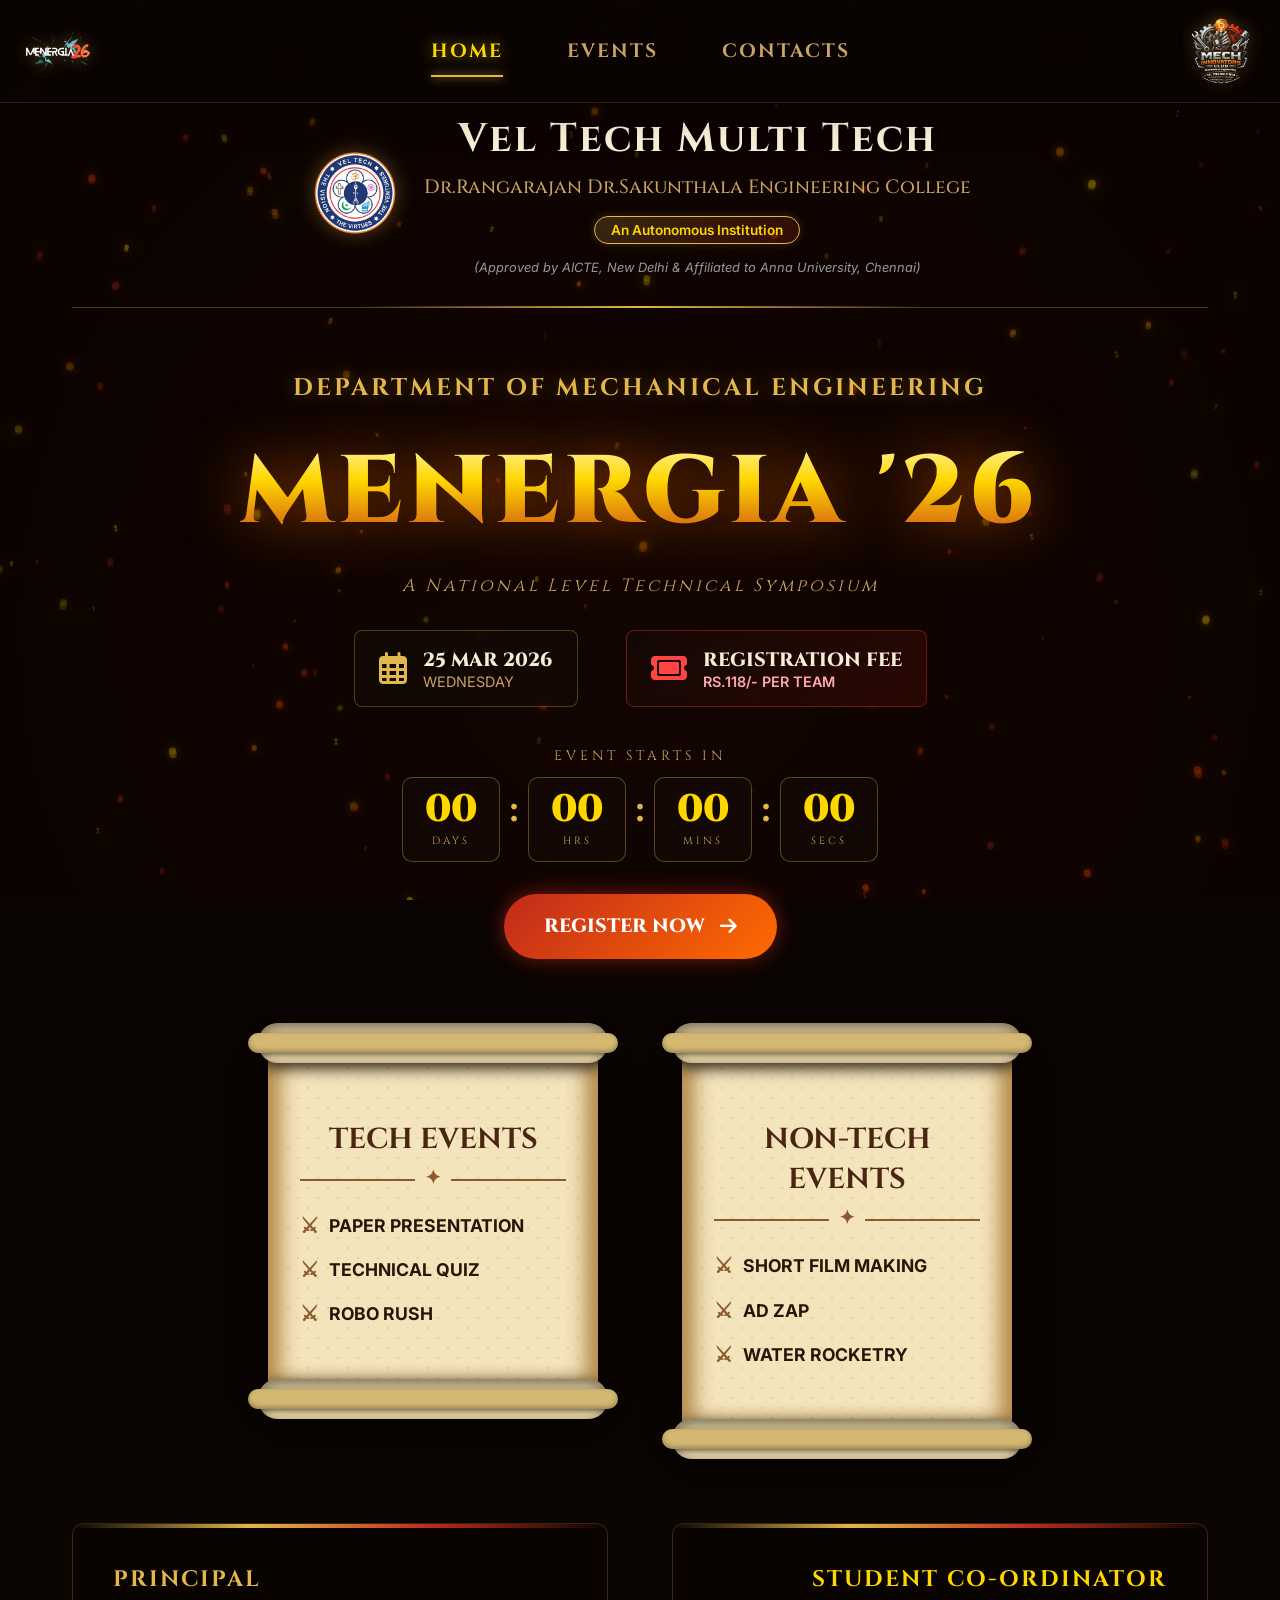
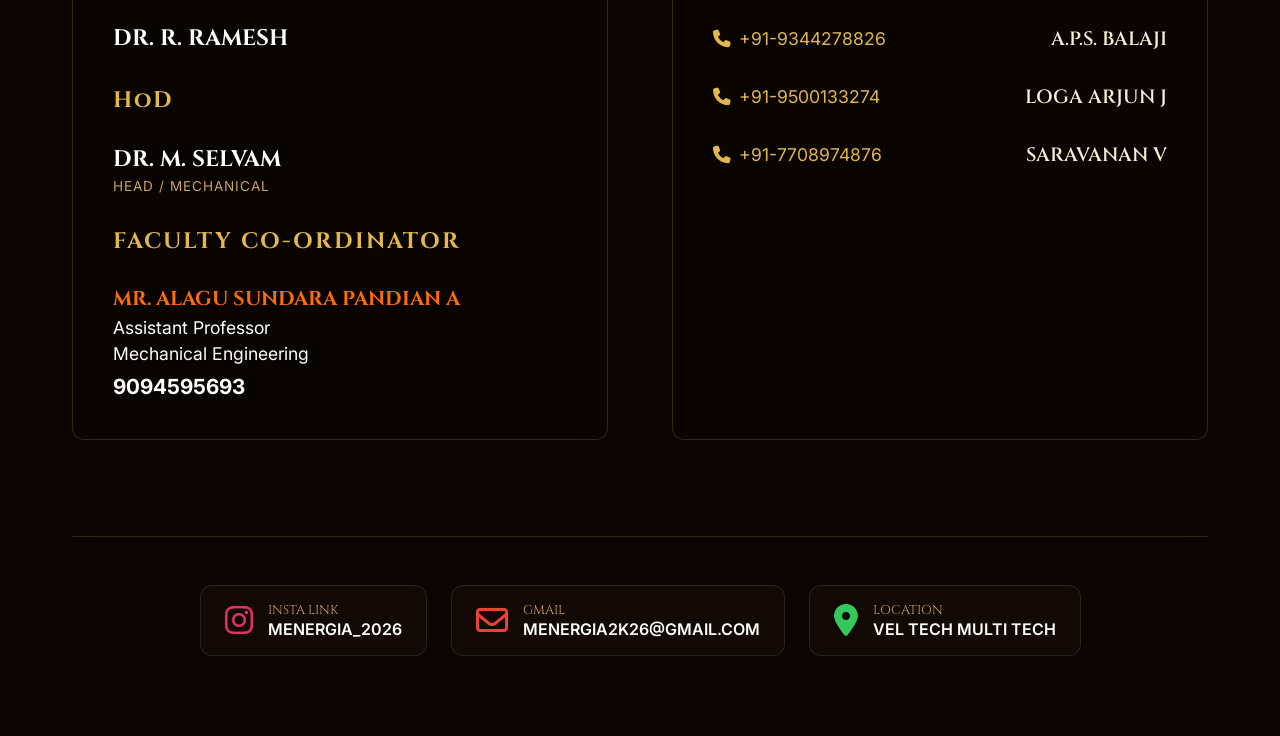
<file: index.html>
<!DOCTYPE html>
<html lang="en">
<head>
    <meta charset="UTF-8">
    <meta name="viewport" content="width=device-width, initial-scale=1.0">
    <title>MENERGIA '26 | Vel Tech Multi Tech - Mechanical Engineering Symposium</title>
    <meta name="description" content="Join MENERGIA '26, the national level technical symposium hosted by the Department of Mechanical Engineering at Vel Tech Multi Tech. Engage in exciting tech and non-tech events!">
    <link rel="stylesheet" href="styles.css">
    <!-- Google Fonts for Epic Aesthetic -->
    <link rel="preconnect" href="https://fonts.googleapis.com">
    <link rel="preconnect" href="https://fonts.gstatic.com" crossorigin>
    <link href="https://fonts.googleapis.com/css2?family=Cinzel:wght@500;700;900&family=Inter:wght@300;400;600;800&display=swap" rel="stylesheet">
    <!-- Font Awesome for Icons -->
    <link rel="stylesheet" href="https://cdnjs.cloudflare.com/ajax/libs/font-awesome/6.4.0/css/all.min.css">
</head>
<body>

    <!-- Dynamic Fire Particles Canvas -->
    <canvas id="fire-canvas"></canvas>

    <!-- Overlay Gradient to Ensure Text Readability -->
    <div class="background-overlay"></div>

    <!-- Navigation Bar -->
    <nav class="main-nav">
        <a href="index.html" class="nav-logo nav-logo-left">
            <img src="images/logo-menergia.png" alt="Menergia '26 Logo">
        </a>
        <ul>
            <li><a href="index.html" class="active">Home</a></li>
            <li><a href="events.html">Events</a></li>
            <li><a href="contacts.html">Contacts</a></li>
        </ul>
        <div class="nav-logo nav-logo-right">
            <img src="images/logo-mech-club.png" alt="Mech Innovators Club Logo">
        </div>
    </nav>

    <main class="content-wrapper">
        
        <!-- Header Section -->
        <header class="hero-header">
            <div class="college-header-row"><img src="images/veltech-logo.png" alt="Vel Tech Logo" class="veltech-logo"><div class="college-info">
                <h1>Vel Tech Multi Tech</h1>
                <h2>Dr.Rangarajan Dr.Sakunthala Engineering College</h2>
                <span class="badge">An Autonomous Institution</span>
                <p class="affiliation">(Approved by AICTE, New Delhi & Affiliated to Anna University, Chennai)</p>
            </div></div></header>

        <!-- Main Symposium Title Section -->
        <section class="symposium-title-section">
            <h3 class="dept-name">DEPARTMENT OF MECHANICAL ENGINEERING</h3>
            <div class="title-wrapper">
                <h1 class="main-title glint">MENERGIA '26</h1>
            </div>
            <p style="font-family: var(--font-heading); color: var(--text-secondary); font-size: 1.1rem; letter-spacing: 3px; font-style: italic; margin-top: -1rem; margin-bottom: 1rem;">A National Level Technical Symposium</p>
            
            <div class="event-details-bar">
                <div class="detail-item">
                    <i class="fa-regular fa-calendar-days"></i>
                    <div class="detail-text">
                        <span class="date">25 MAR 2026</span>
                        <span class="day">WEDNESDAY</span>
                    </div>
                </div>
                <div class="detail-item fee-highlight">
                    <i class="fa-solid fa-ticket"></i>
                    <div class="detail-text">
                        <span>REGISTRATION FEE</span>
                        <span class="fee-amount">RS.118/- PER TEAM</span>
                    </div>
                </div>
            </div>
            
            <!-- Countdown Timer -->
            <div class="countdown-wrapper">
                <p class="countdown-label">EVENT STARTS IN</p>
                <div class="countdown-grid">
                    <div class="countdown-box"><span id="cd-days">00</span><span class="cd-unit">DAYS</span></div>
                    <div class="countdown-sep">:</div>
                    <div class="countdown-box"><span id="cd-hours">00</span><span class="cd-unit">HRS</span></div>
                    <div class="countdown-sep">:</div>
                    <div class="countdown-box"><span id="cd-mins">00</span><span class="cd-unit">MINS</span></div>
                    <div class="countdown-sep">:</div>
                    <div class="countdown-box"><span id="cd-secs">00</span><span class="cd-unit">SECS</span></div>
                </div>
            </div>

            <div style="display: flex; justify-content: center; margin-top: 2rem;">
                <a href="https://docs.google.com/forms/d/e/1FAIpQLSeWamaVrByNpUxyBM62vMYNm555-3yULP5MA9vf9zy-Mh_3Ug/viewform" target="_blank" class="register-now-btn" style="text-decoration: none;">
                    <span>REGISTER NOW</span> <i class="fa-solid fa-arrow-right"></i>
                </a>
            </div>
        </section>

        <!-- Events Section -->
        <section class="events-section">
            <div class="scroll-container">
                <div class="scroll-card tech-card">
                    <div class="scroll-top"></div>
                    <div class="scroll-content">
                        <h2 class="card-title">TECH EVENTS</h2>
                        <ul class="event-list">
                            <li><span>&#9876;</span> PAPER PRESENTATION</li>
                            <li><span>&#9876;</span> TECHNICAL QUIZ</li>
                            <li><span>&#9876;</span> ROBO RUSH</li>
                        </ul>
                    </div>
                    <div class="scroll-bottom"></div>
                </div>

                <div class="scroll-card nontech-card">
                    <div class="scroll-top"></div>
                    <div class="scroll-content">
                        <h2 class="card-title">NON-TECH EVENTS</h2>
                        <ul class="event-list">
                            <li><span>&#9876;</span> SHORT FILM MAKING</li>
                            <li><span>&#9876;</span> AD ZAP</li>
                            <li><span>&#9876;</span> WATER ROCKETRY</li>
                        </ul>
                    </div>
                    <div class="scroll-bottom"></div>
                </div>
            </div>
        </section>

        <!-- Personnel Grid -->
        <section class="personnel-section">
            <div class="grid-container">
                
                <!-- Faculty & Leadership (Moved to first place) -->
                <div class="personnel-card">
                    <div class="person-group">
                        <h3>PRINCIPAL</h3>
                        <span class="name leader">DR. R. RAMESH</span>
                    </div>
                    
                    <div class="person-group mt-medium">
                        <h3>HoD</h3>
                        <span class="name leader">DR. M. SELVAM</span>
                        <span class="role">HEAD / MECHANICAL</span>
                    </div>

                    <div class="person-group mt-medium" style="align-items: flex-start;">
                        <h3 style="text-align: left;">FACULTY CO-ORDINATOR</h3>
                        <span class="name leader" style="color: #ff6b00; font-size: 1.25rem;">MR. ALAGU SUNDARA PANDIAN A</span>
                        <span class="role" style="color: #fff; font-size: 1.1rem; letter-spacing: 0;">Assistant Professor</span>
                        <span class="role" style="color: #fff; font-size: 1.1rem; letter-spacing: 0;">Mechanical Engineering</span>
                        <span class="phone" style="font-size: 1.3rem; font-weight: bold; color: #fff; margin-top: 5px;">9094595693</span>
                    </div>
                </div>

                <!-- Student Coordinators (Moved to second place) -->
                <div class="personnel-card right-align">
                    <h3 style="text-align: right; color: var(--primary-gold-bright);">STUDENT CO-ORDINATOR</h3>
                    <div class="person-list" style="gap: 2rem; margin-top: 2rem;">
                        <div class="person" style="flex-direction: row; justify-content: space-between; align-items: center;">
                            <a href="tel:+919344278826" class="phone" style="font-size: 1.1rem; color: var(--primary-gold);"><i class="fa-solid fa-phone"></i> +91-9344278826</a>
                            <span class="name" style="font-size: 1.2rem;">A.P.S. BALAJI</span>
                        </div>
                        <div class="person" style="flex-direction: row; justify-content: space-between; align-items: center;">
                            <a href="tel:+919500133274" class="phone" style="font-size: 1.1rem; color: var(--primary-gold);"><i class="fa-solid fa-phone"></i> +91-9500133274</a>
                            <span class="name" style="font-size: 1.2rem;">LOGA ARJUN J</span>
                        </div>
                        <div class="person" style="flex-direction: row; justify-content: space-between; align-items: center;">
                            <a href="tel:+917708974876" class="phone" style="font-size: 1.1rem; color: var(--primary-gold);"><i class="fa-solid fa-phone"></i> +91-7708974876</a>
                            <span class="name" style="font-size: 1.2rem;">SARAVANAN V</span>
                        </div>
                    </div>
                </div>

            </div>
        </section>

        <!-- Footer -->
        <footer class="contact-footer">
            <div class="social-links">
                <a href="https://www.instagram.com/menergia2026/" target="_blank" class="social-btn instagram">
                    <i class="fa-brands fa-instagram"></i>
                    <div class="social-info">
                        <span class="label">INSTA LINK</span>
                        <span class="val">MENERGIA_2026</span>
                    </div>
                </a>
                
                <a href="mailto:MENERGIA2K26@GMAIL.COM" class="social-btn gmail">
                    <i class="fa-regular fa-envelope"></i>
                    <div class="social-info">
                        <span class="label">GMAIL</span>
                        <span class="val">MENERGIA2K26@GMAIL.COM</span>
                    </div>
                </a>

                <a href="https://maps.app.goo.gl/z2gAEvTnVKCxuPcL9" target="_blank" class="social-btn location">
                    <i class="fa-solid fa-location-dot"></i>
                    <div class="social-info">
                        <span class="label">LOCATION</span>
                        <span class="val">VEL TECH MULTI TECH</span>
                    </div>
                </a>
            </div>
        </footer>

    </main>

    <script src="script.js"></script>
</body>
</html>
</file>
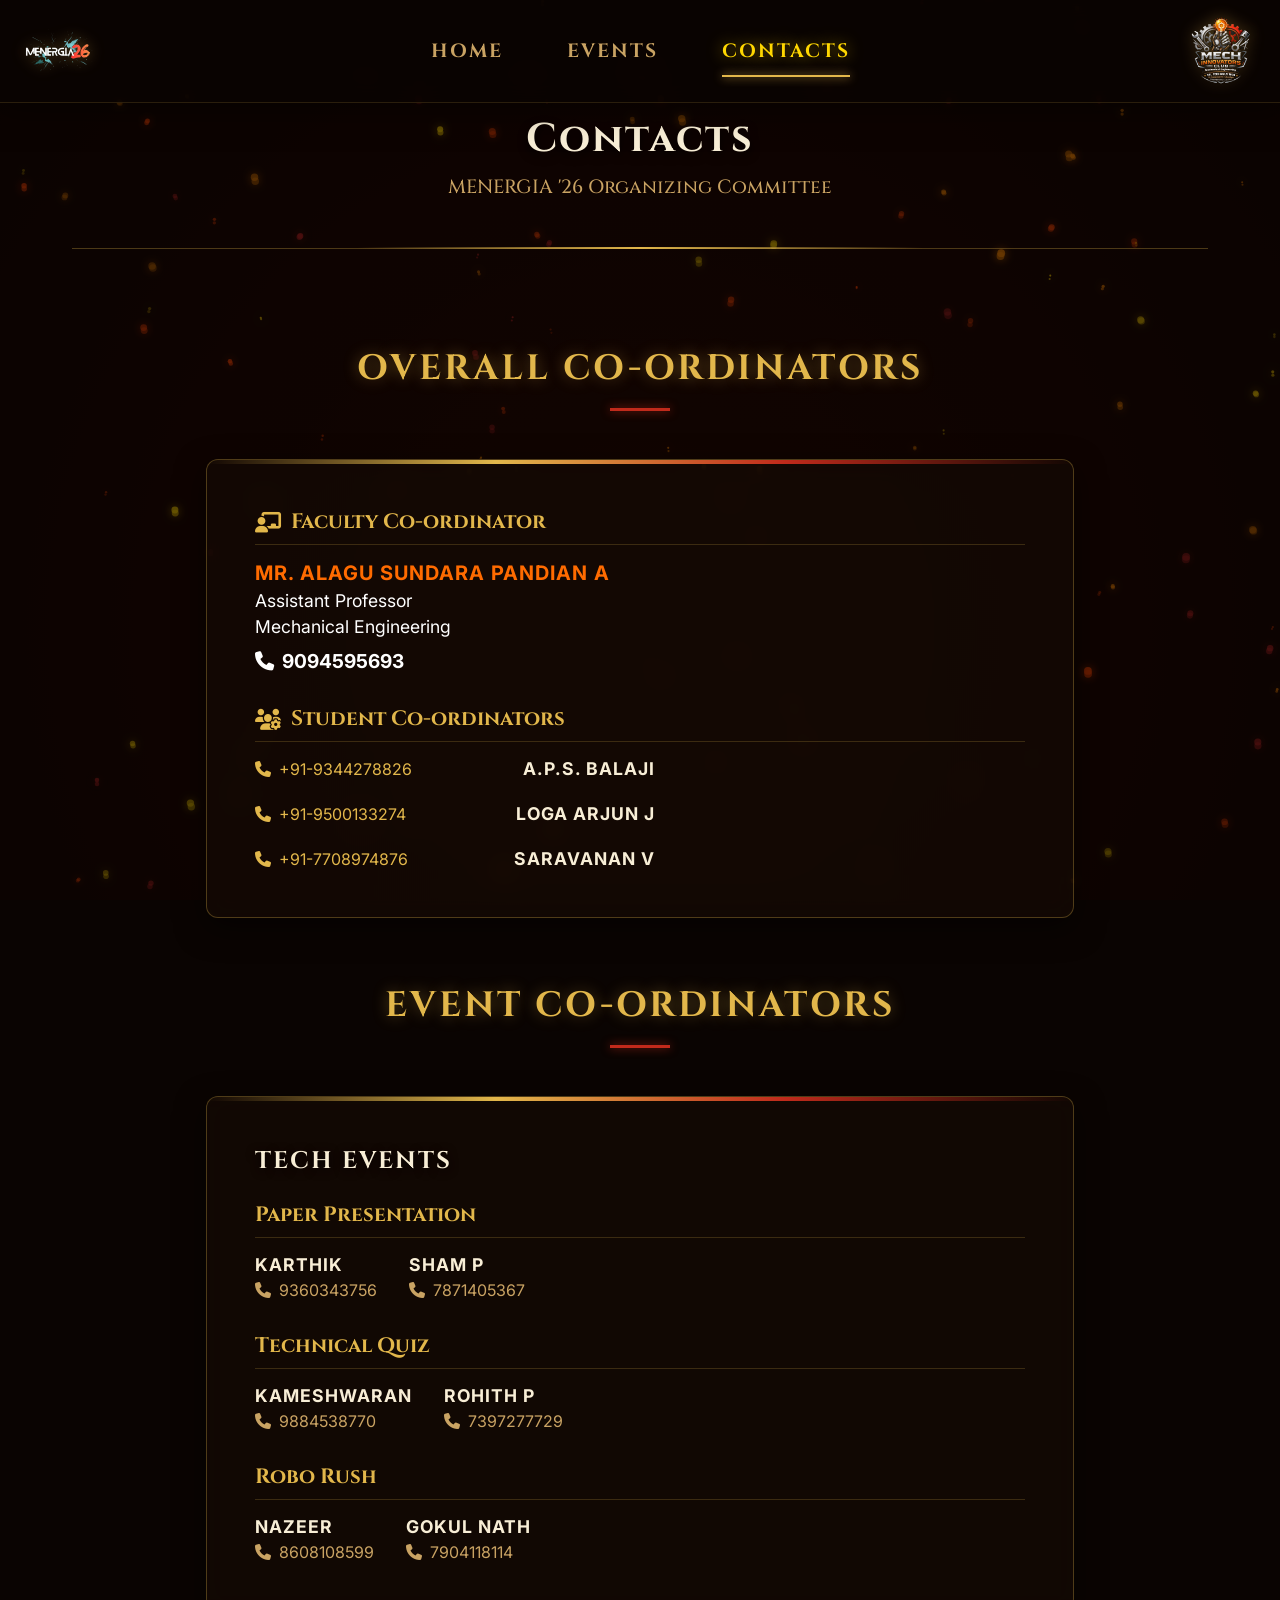
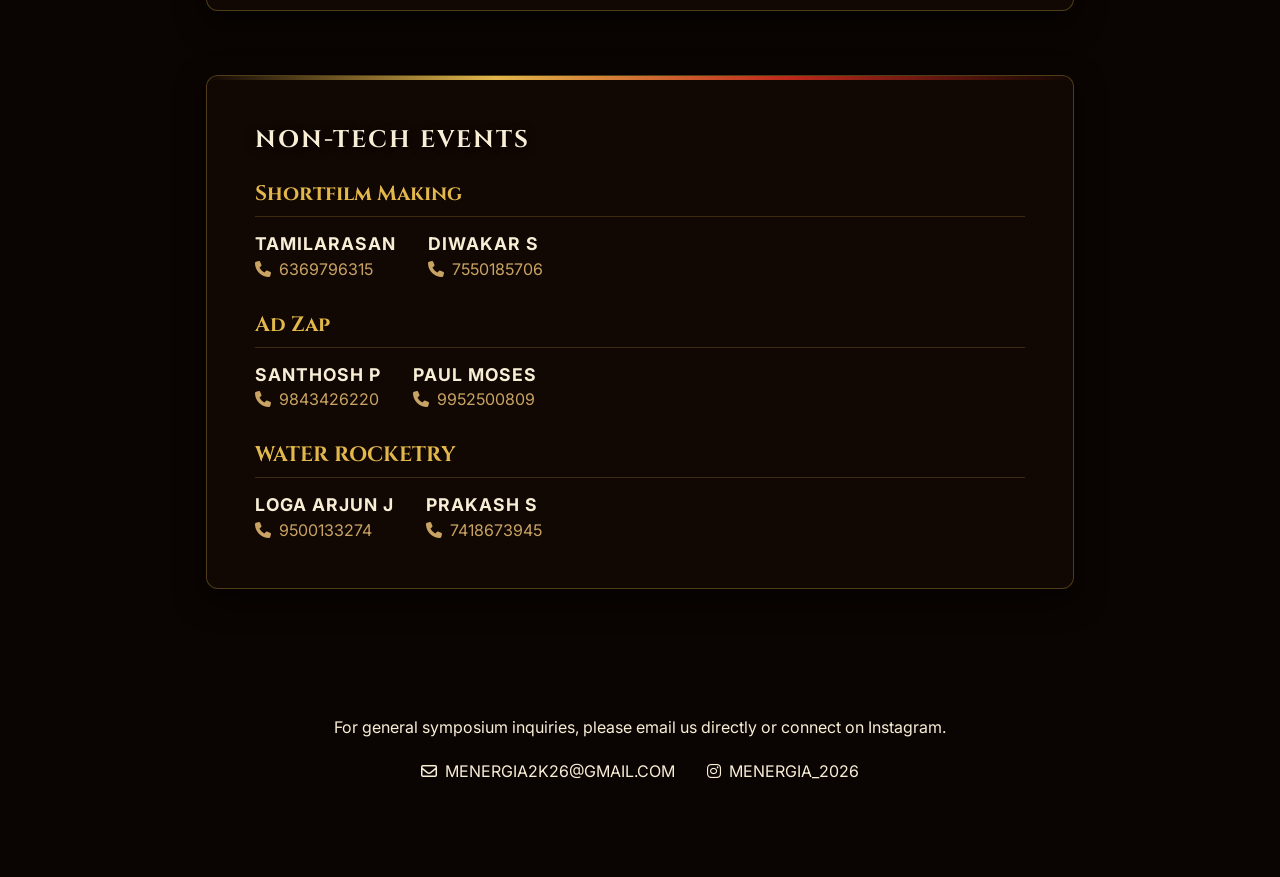
<file: contacts.html>
<!DOCTYPE html>
<html lang="en">
<head>
    <meta charset="UTF-8">
    <meta name="viewport" content="width=device-width, initial-scale=1.0">
    <title>Contacts | MENERGIA '26</title>
    <link rel="stylesheet" href="styles.css">
    <link rel="preconnect" href="https://fonts.googleapis.com">
    <link rel="preconnect" href="https://fonts.gstatic.com" crossorigin>
    <link href="https://fonts.googleapis.com/css2?family=Cinzel:wght@500;700;900&family=Inter:wght@300;400;600;800&display=swap" rel="stylesheet">
    <link rel="stylesheet" href="https://cdnjs.cloudflare.com/ajax/libs/font-awesome/6.4.0/css/all.min.css">
</head>
<body>
    <canvas id="fire-canvas"></canvas>
    <div class="background-overlay"></div>

    <nav class="main-nav">
        <a href="index.html" class="nav-logo nav-logo-left">
            <img src="images/logo-menergia.png" alt="Menergia '26 Logo">
        </a>
        <ul>
            <li><a href="index.html">Home</a></li>
            <li><a href="events.html">Events</a></li>
            <li><a href="contacts.html" class="active">Contacts</a></li>
        </ul>
        <div class="nav-logo nav-logo-right">
            <img src="images/logo-mech-club.png" alt="Mech Innovators Club Logo">
        </div>
    </nav>

    <main class="content-wrapper">
        <header class="hero-header">
            <div class="college-info">
                <h1>Contacts</h1>
                <h2>MENERGIA '26 Organizing Committee</h2>
            </div>
        </header>

        <section class="detailed-events-section" style="margin-top: 2rem;">
            


            <!-- Overall Coordinators -->
            <h2 class="category-heading">OVERALL CO-ORDINATORS</h2>
            <div class="events-list-container" style="margin-bottom: 4rem;">
                <div class="detailed-event-block" style="display: flex; flex-direction: column; gap: 2rem;">
                    
                    <div class="coordinators-section">
                        <h4><i class="fa-solid fa-chalkboard-user"></i> Faculty Co-ordinator</h4>
                        <div class="coordinator-contacts">
                            <div class="coord-item" style="flex-direction: column; align-items: flex-start;">
                                <span class="coord-name" style="font-size: 1.25rem; color: #ff6b00;">MR. ALAGU SUNDARA PANDIAN A</span>
                                <span style="color: #fff; font-size: 1.1rem;">Assistant Professor</span>
                                <span style="color: #fff; font-size: 1.1rem;">Mechanical Engineering</span>
                                <a href="tel:9094595693" class="coord-phone" style="font-size: 1.2rem; font-weight: bold; color: #fff; margin-top: 0.5rem;"><i class="fa-solid fa-phone"></i> 9094595693</a>
                            </div>
                        </div>
                    </div>

                    <div class="coordinators-section">
                        <h4><i class="fa-solid fa-users-gear"></i> Student Co-ordinators</h4>
                        <div class="coordinator-contacts" style="display: flex; flex-direction: column; gap: 1.5rem; width: 100%; max-width: 400px;">
                            <div class="coord-item" style="flex-direction: row; justify-content: space-between; align-items: center; width: 100%;">
                                <a href="tel:+919344278826" class="coord-phone" style="color: var(--primary-gold);"><i class="fa-solid fa-phone"></i> +91-9344278826</a>
                                <span class="coord-name">A.P.S. BALAJI</span>
                            </div>
                            <div class="coord-item" style="flex-direction: row; justify-content: space-between; align-items: center; width: 100%;">
                                <a href="tel:+919500133274" class="coord-phone" style="color: var(--primary-gold);"><i class="fa-solid fa-phone"></i> +91-9500133274</a>
                                <span class="coord-name">LOGA ARJUN J</span>
                            </div>
                            <div class="coord-item" style="flex-direction: row; justify-content: space-between; align-items: center; width: 100%;">
                                <a href="tel:+917708974876" class="coord-phone" style="color: var(--primary-gold);"><i class="fa-solid fa-phone"></i> +91-7708974876</a>
                                <span class="coord-name">SARAVANAN V</span>
                            </div>
                        </div>
                    </div>
                </div>
            </div>

            <!-- Event Coordinators -->
            <h2 class="category-heading">EVENT CO-ORDINATORS</h2>
            <div class="events-list-container" style="margin-bottom: 4rem;">
                
                <div class="detailed-event-block">
                    <h3 class="event-headline" style="text-align: left; font-size: 1.5rem; margin-bottom: 1.5rem;">TECH EVENTS</h3>
                    
                    <div style="display: flex; flex-direction: column; gap: 2rem;">
                        <div class="coordinators-section">
                            <h4>Paper Presentation</h4>
                            <div class="coordinator-contacts">
                                <div class="coord-item">
                                    <span class="coord-name">KARTHIK</span>
                                    <a href="tel:+919360343756" class="coord-phone"><i class="fa-solid fa-phone"></i> 9360343756</a>
                                </div>
                                <div class="coord-item">
                                    <span class="coord-name">SHAM P</span>
                                    <a href="tel:+917871405367" class="coord-phone"><i class="fa-solid fa-phone"></i> 7871405367</a>
                                </div>
                            </div>
                        </div>

                        <div class="coordinators-section">
                            <h4>Technical Quiz</h4>
                            <div class="coordinator-contacts">
                                <div class="coord-item">
                                    <span class="coord-name">KAMESHWARAN</span>
                                    <a href="tel:+919884538770" class="coord-phone"><i class="fa-solid fa-phone"></i> 9884538770</a>
                                </div>
                                <div class="coord-item">
                                    <span class="coord-name">ROHITH P</span>
                                    <a href="tel:+917397277729" class="coord-phone"><i class="fa-solid fa-phone"></i> 7397277729</a>
                                </div>
                            </div>
                        </div>

                        <div class="coordinators-section">
                            <h4>Robo Rush</h4>
                            <div class="coordinator-contacts">
                                <div class="coord-item">
                                    <span class="coord-name">NAZEER</span>
                                    <a href="tel:+918608108599" class="coord-phone"><i class="fa-solid fa-phone"></i> 8608108599</a>
                                </div>
                                <div class="coord-item">
                                    <span class="coord-name">GOKUL NATH</span>
                                    <a href="tel:+917904118114" class="coord-phone"><i class="fa-solid fa-phone"></i> 7904118114</a>
                                </div>
                            </div>
                        </div>
                    </div>
                </div>

                <div class="detailed-event-block">
                    <h3 class="event-headline" style="text-align: left; font-size: 1.5rem; margin-bottom: 1.5rem;">NON-TECH EVENTS</h3>
                    
                    <div style="display: flex; flex-direction: column; gap: 2rem;">
                        <div class="coordinators-section">
                            <h4>Shortfilm Making</h4>
                            <div class="coordinator-contacts">
                                <div class="coord-item">
                                    <span class="coord-name">TAMILARASAN</span>
                                    <a href="tel:+916369796315" class="coord-phone"><i class="fa-solid fa-phone"></i> 6369796315</a>
                                </div>
                                <div class="coord-item">
                                    <span class="coord-name">DIWAKAR S</span>
                                    <a href="tel:+917550185706" class="coord-phone"><i class="fa-solid fa-phone"></i> 7550185706</a>
                                </div>
                            </div>
                        </div>

                        <div class="coordinators-section">
                            <h4>Ad Zap</h4>
                            <div class="coordinator-contacts">
                                <div class="coord-item">
                                    <span class="coord-name">SANTHOSH P</span>
                                    <a href="tel:+919843426220" class="coord-phone"><i class="fa-solid fa-phone"></i> 9843426220</a>
                                </div>
                                <div class="coord-item">
                                    <span class="coord-name">PAUL MOSES</span>
                                    <a href="tel:+919952500809" class="coord-phone"><i class="fa-solid fa-phone"></i> 9952500809</a>
                                </div>
                            </div>
                        </div>

                        <div class="coordinators-section">
                            <h4>WATER ROCKETRY</h4>
                            <div class="coordinator-contacts">
                                <div class="coord-item">
                                    <span class="coord-name">LOGA ARJUN J</span>
                                    <a href="tel:+919500133274" class="coord-phone"><i class="fa-solid fa-phone"></i> 9500133274</a>
                                </div>
                                <div class="coord-item">
                                    <span class="coord-name">PRAKASH S</span>
                                    <a href="tel:+917418673945" class="coord-phone"><i class="fa-solid fa-phone"></i> 7418673945</a>
                                </div>
                            </div>
                        </div>
                    </div>
                </div>

            </div>
        </section>

        <!-- General Rules & Info Panel could go here if needed -->
        <div style="text-align: center; margin-bottom: 4rem;">
            <p style="color: var(--text-muted);">For general symposium inquiries, please email us directly or connect on Instagram.</p>
            <div style="display: flex; justify-content: center; gap: 2rem; margin-top: 1.5rem;">
                <a href="mailto:MENERGIA2K26@GMAIL.COM" style="color: var(--accent); text-decoration: none; display: flex; align-items: center; gap: 0.5rem;"><i class="fa-regular fa-envelope"></i> MENERGIA2K26@GMAIL.COM</a>
                <a href="https://www.instagram.com/menergia2026/" target="_blank" style="color: var(--accent); text-decoration: none; display: flex; align-items: center; gap: 0.5rem;"><i class="fa-brands fa-instagram"></i> MENERGIA_2026</a>
            </div>
        </div>

    </main>

    <script src="script.js"></script>
</body>
</html>
</file>
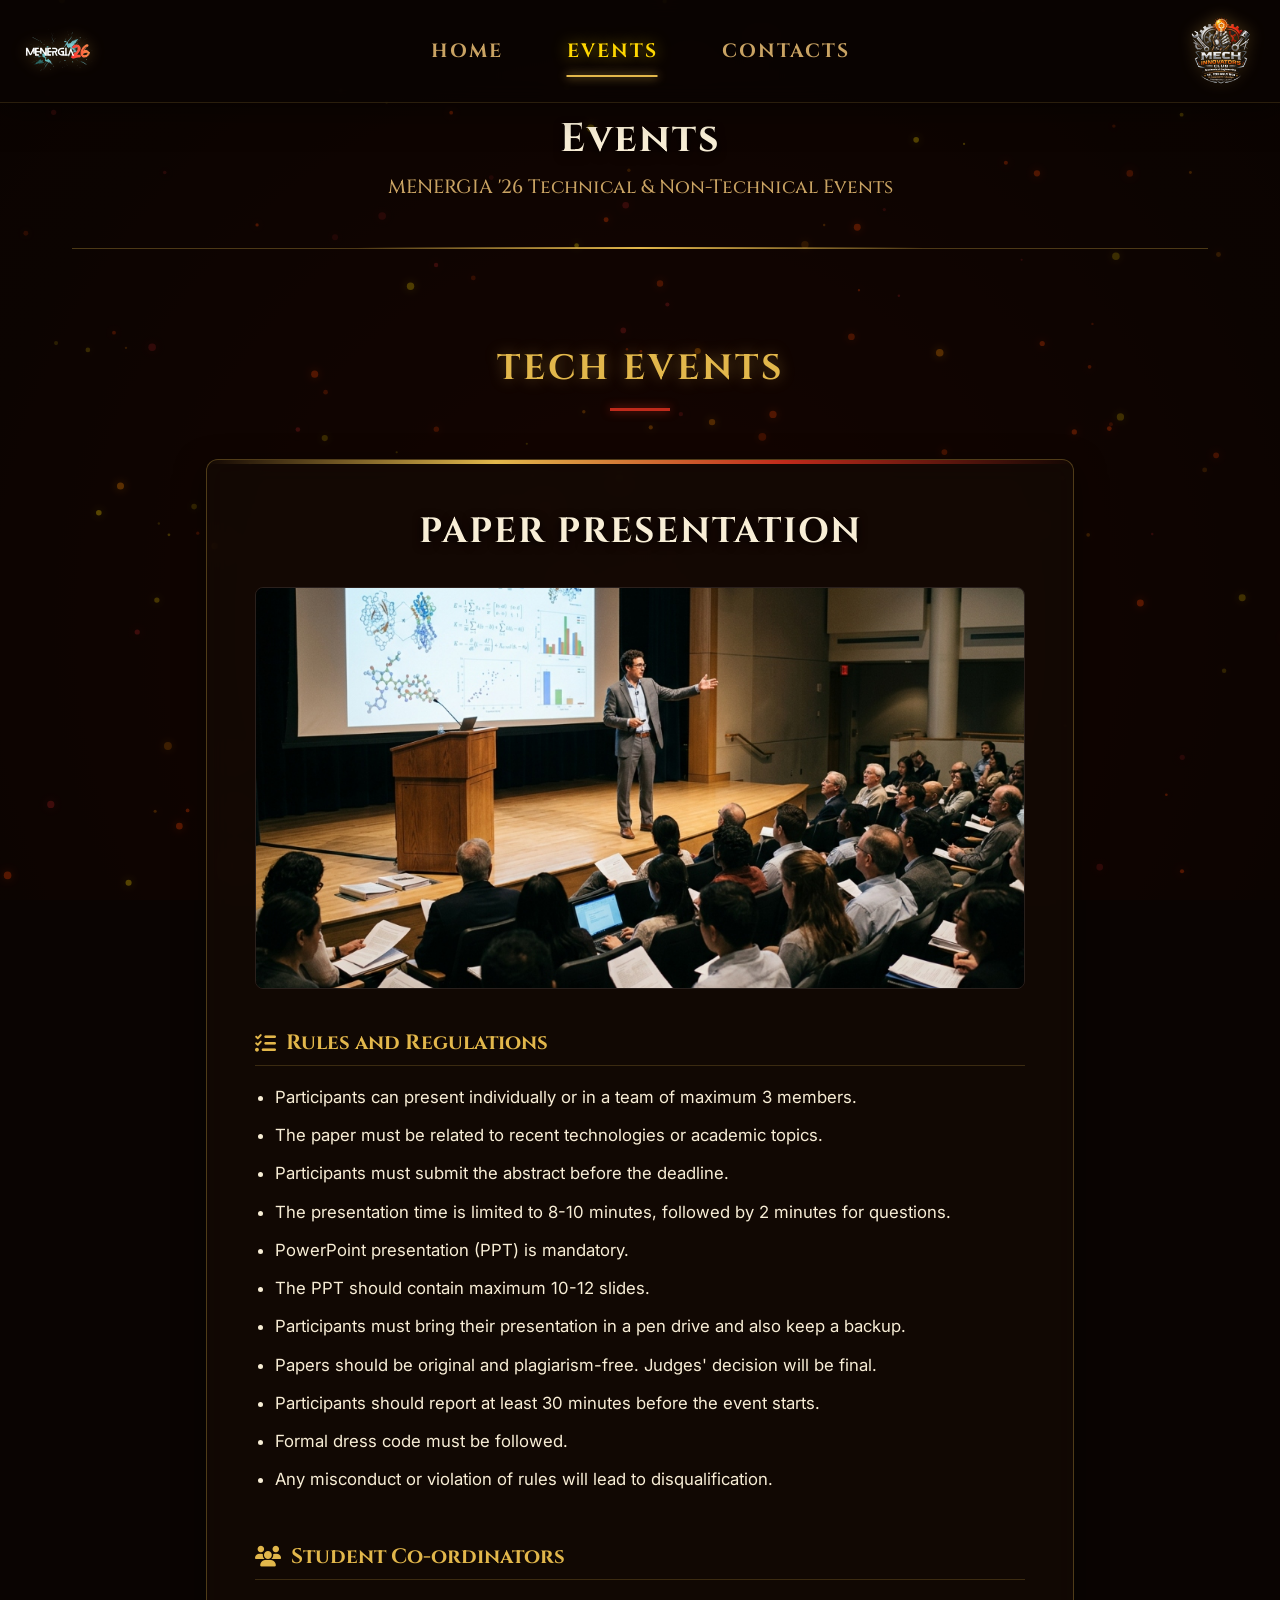
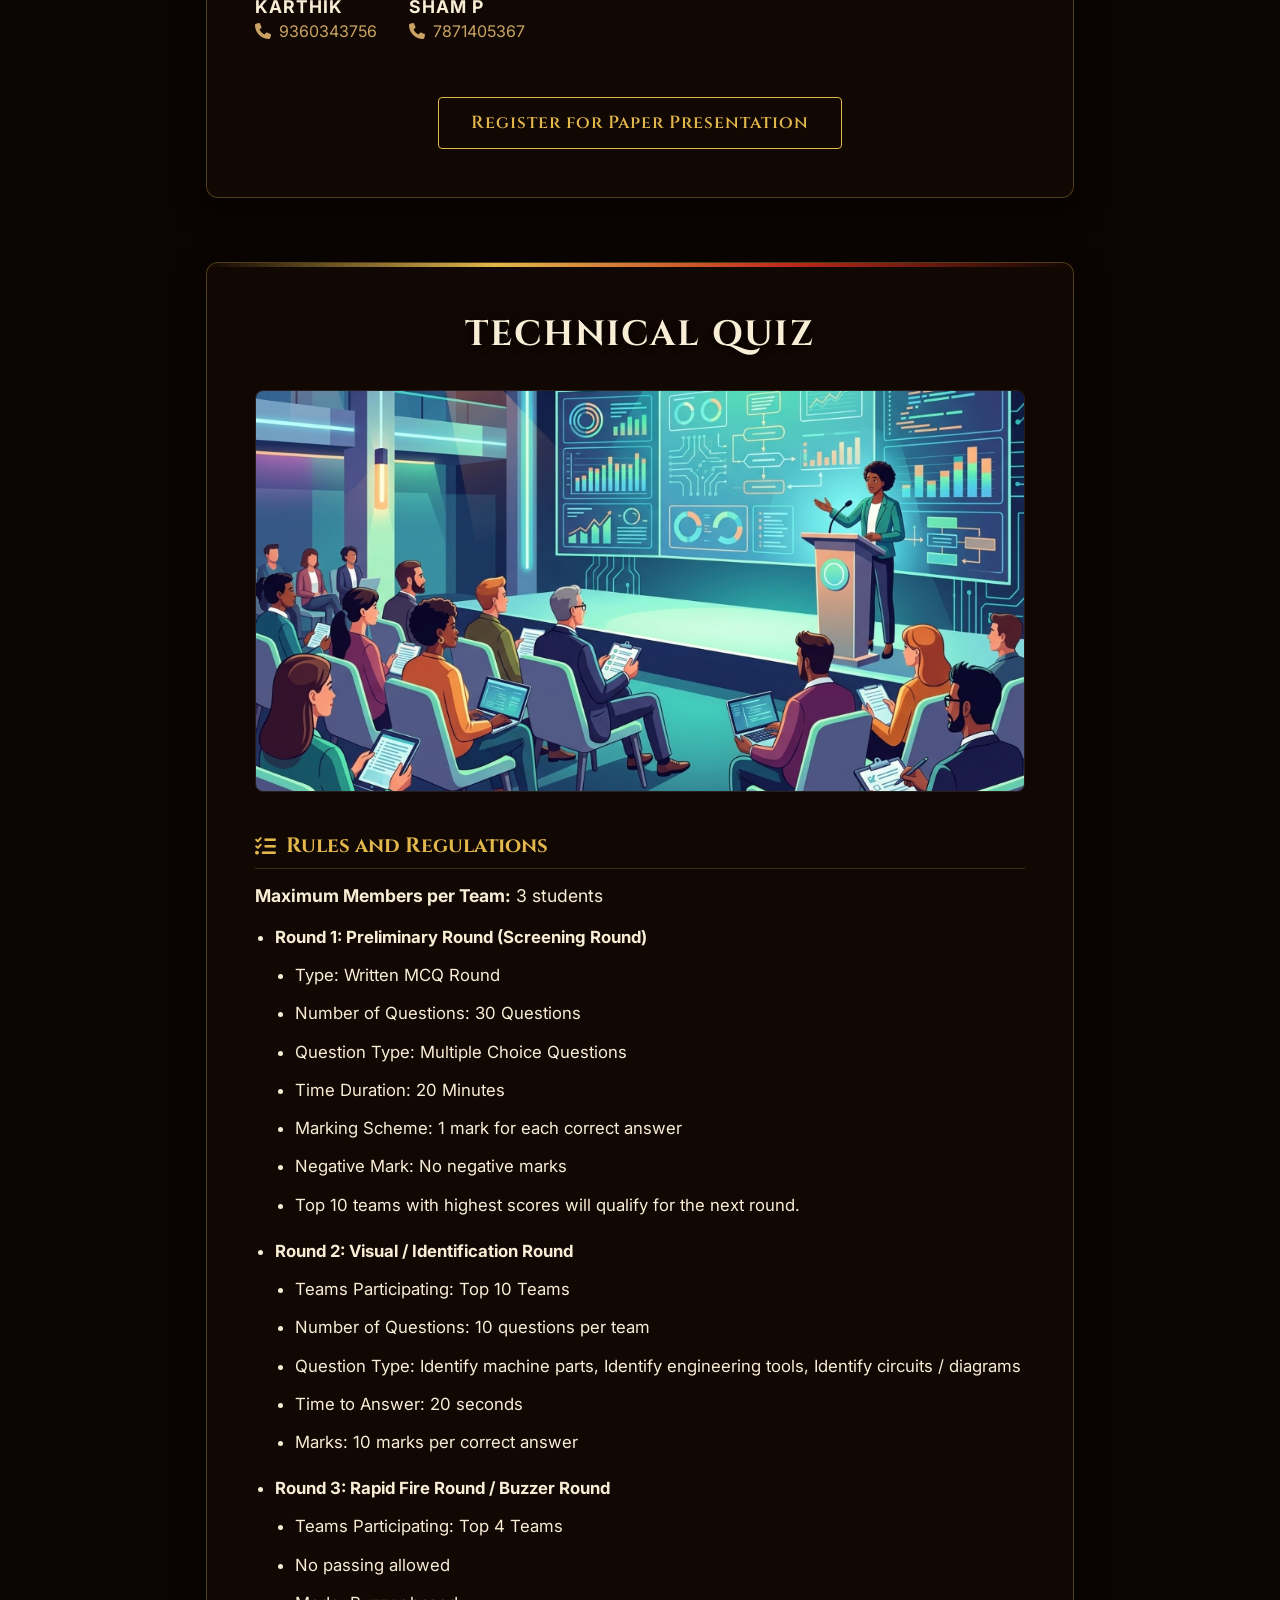
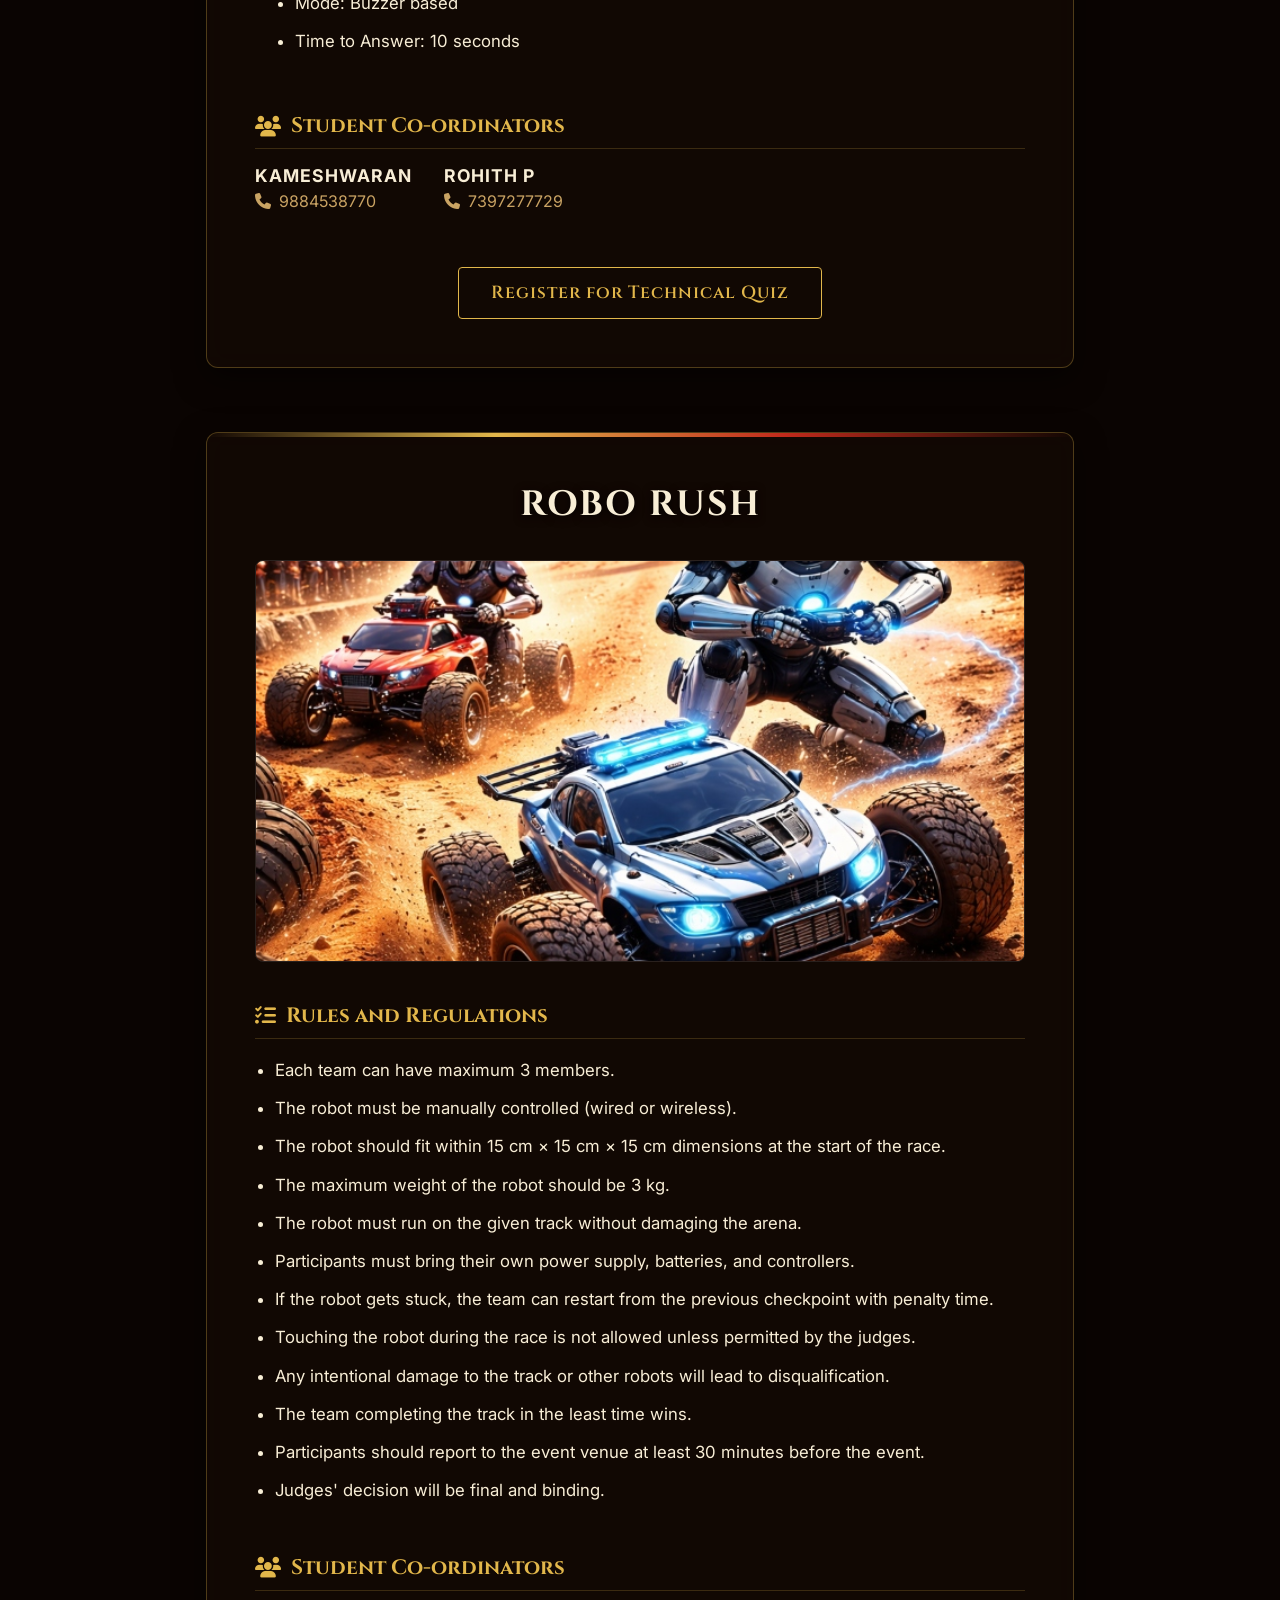
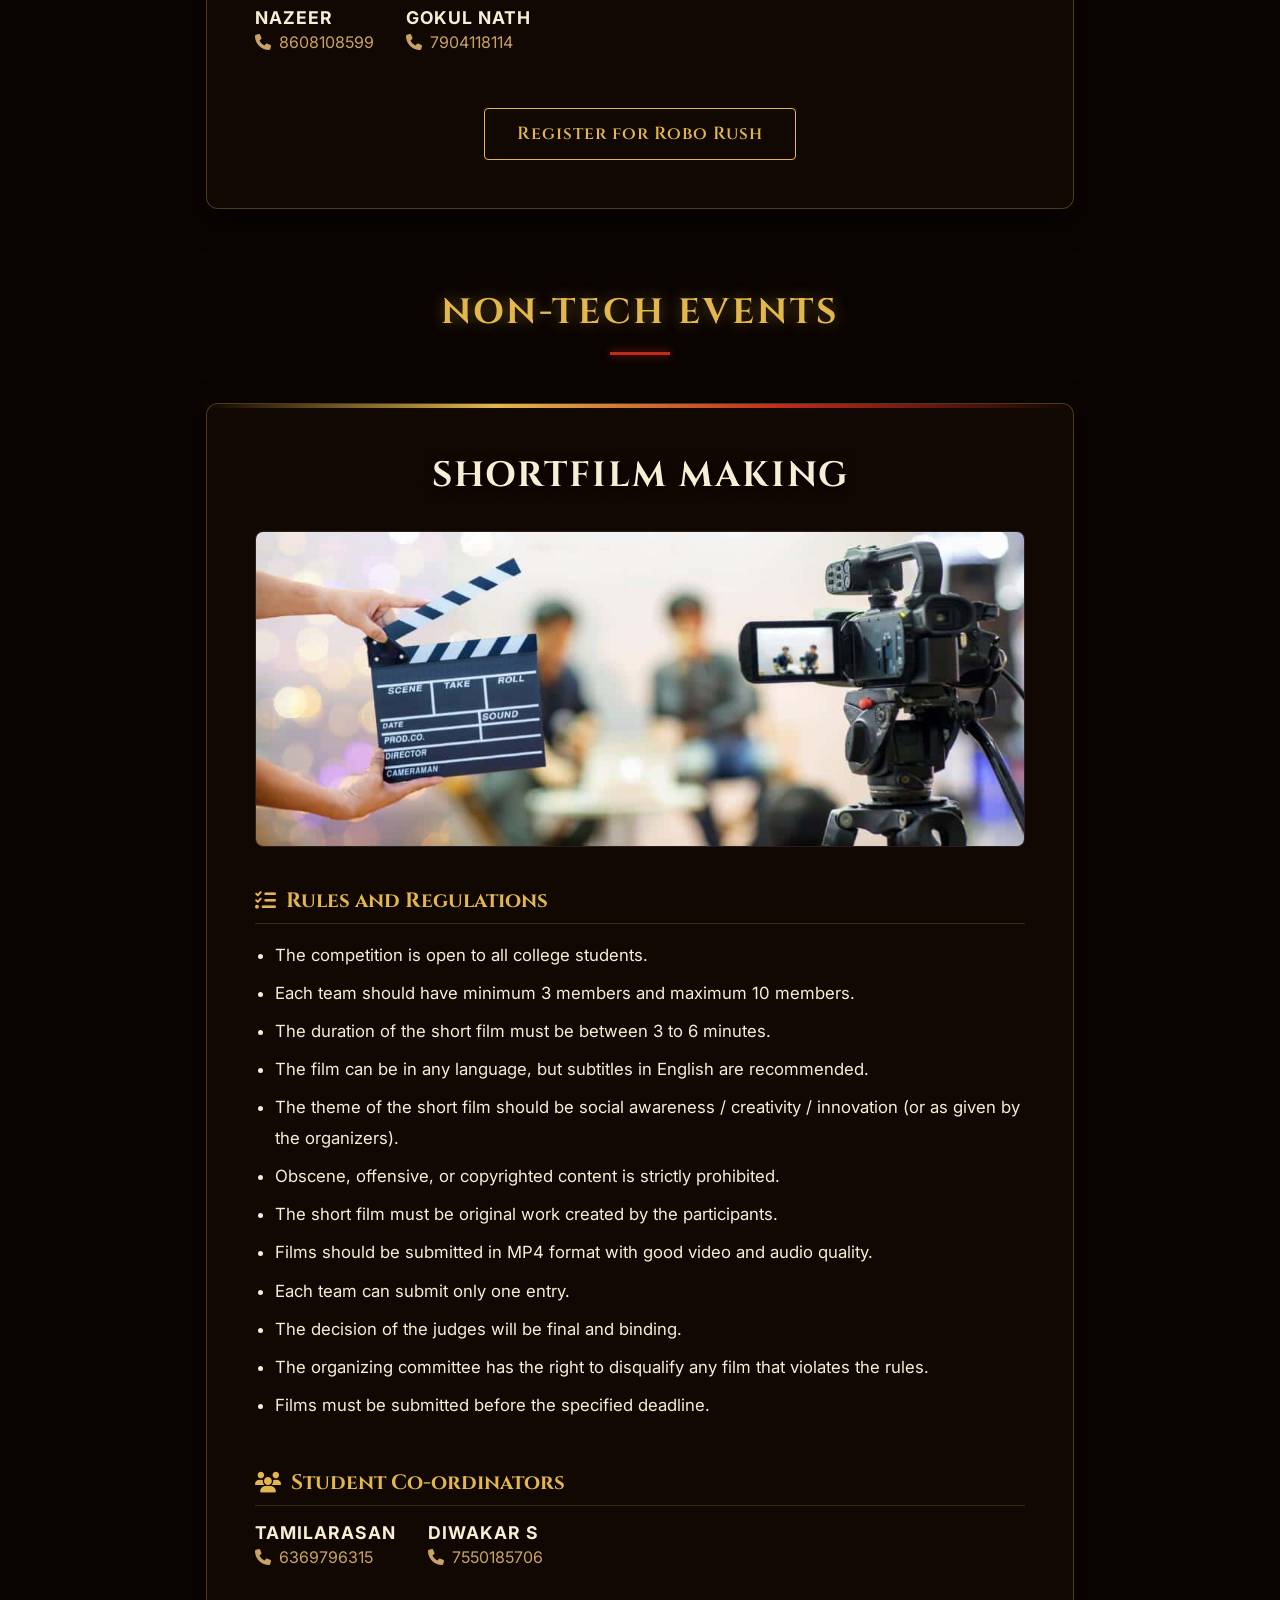
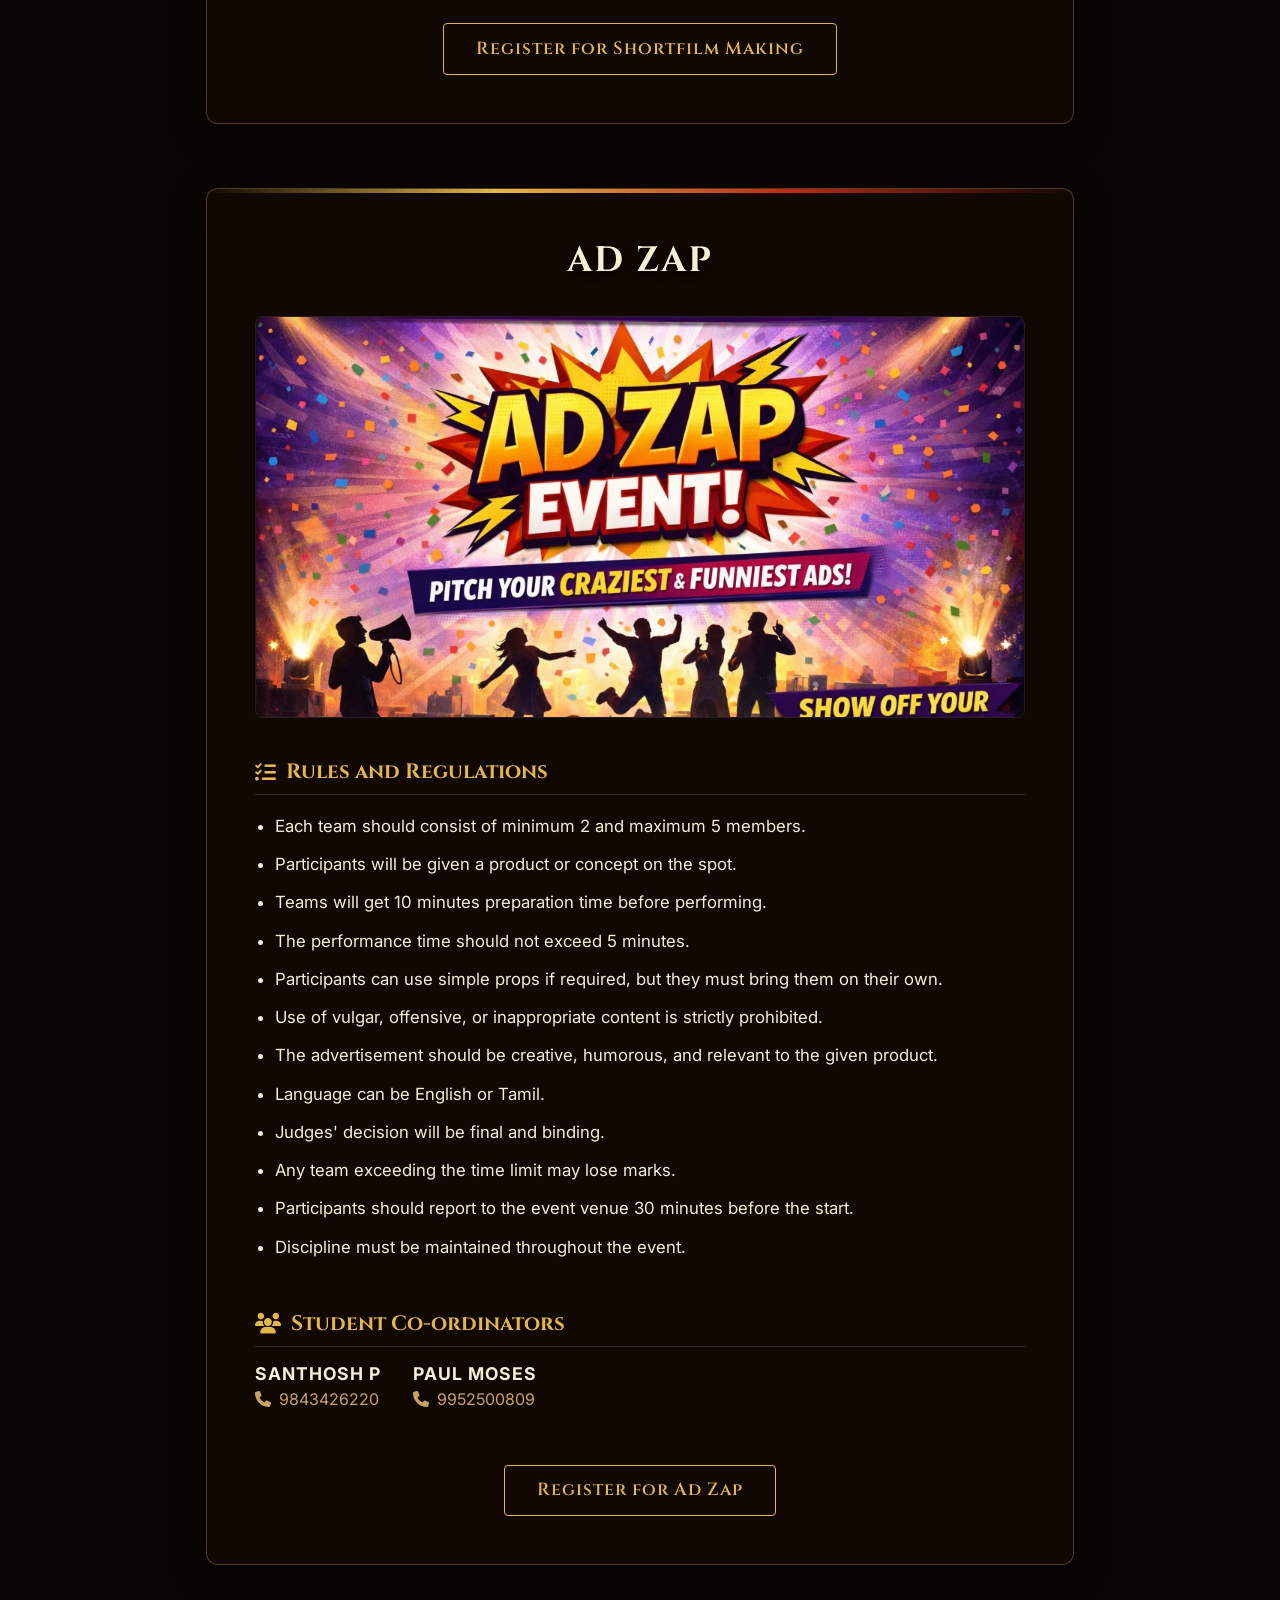
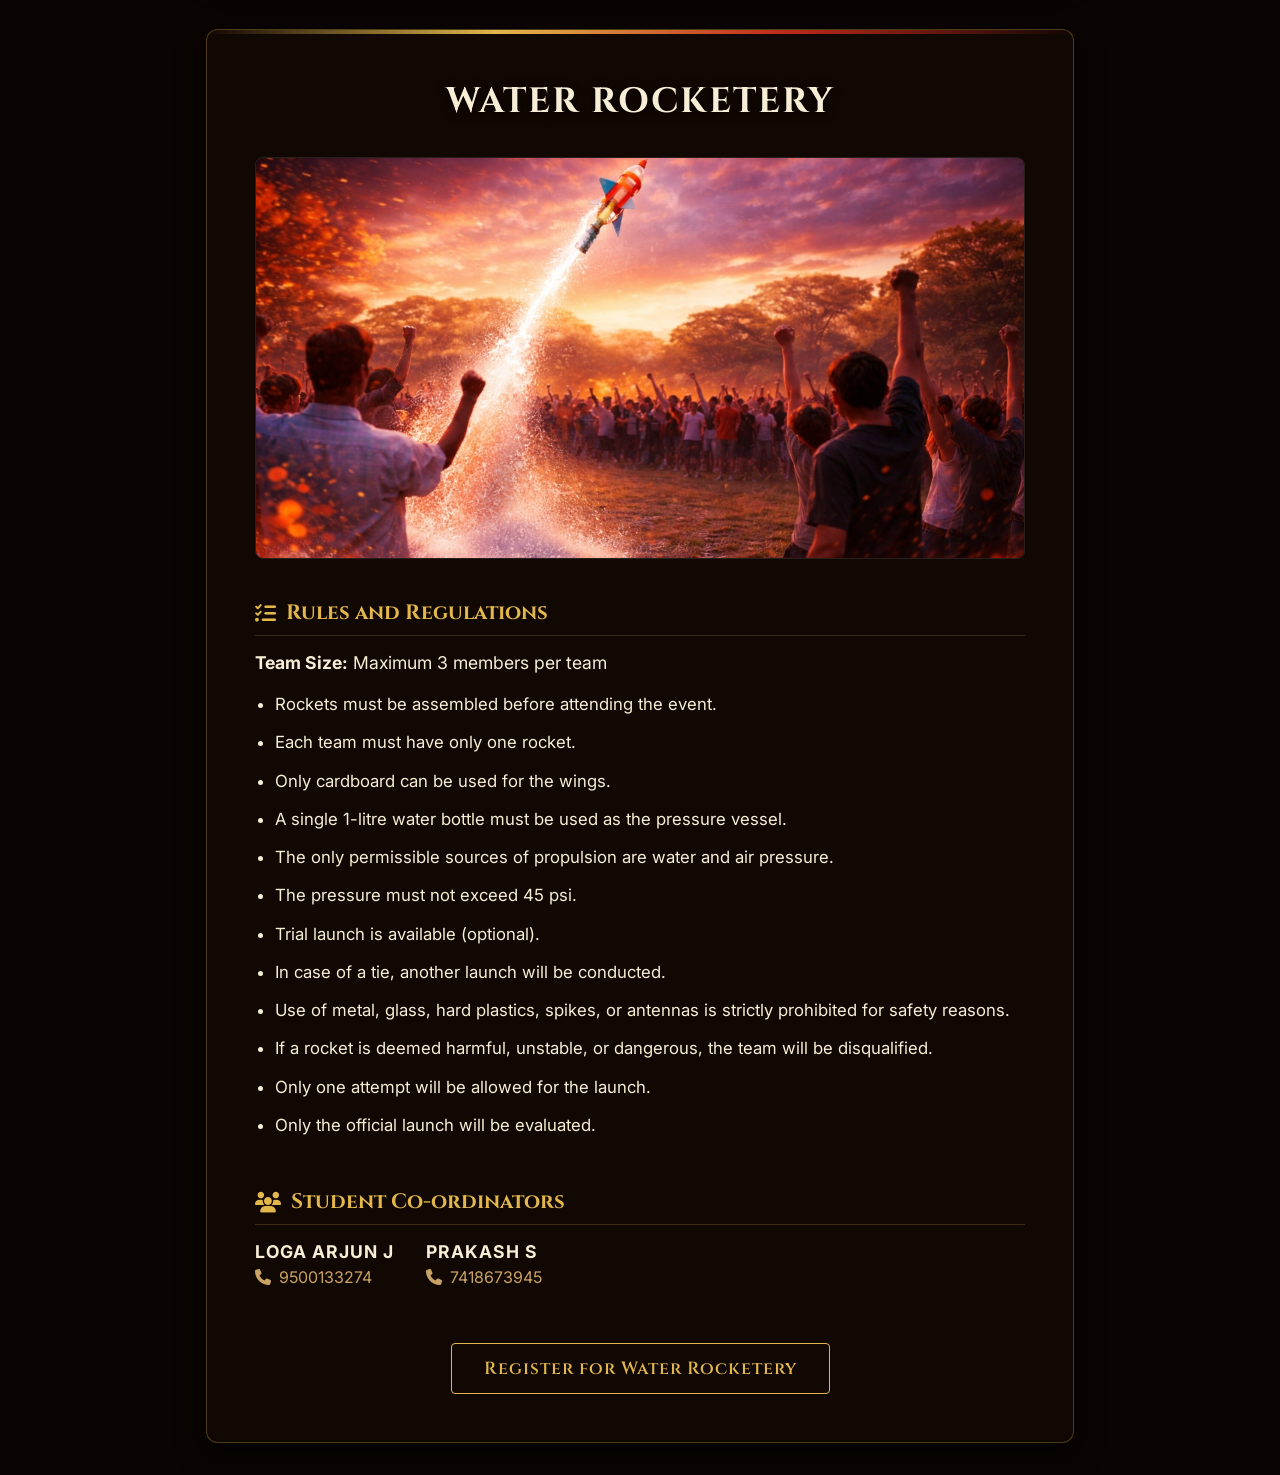
<file: events.html>
<!DOCTYPE html>
<html lang="en">
<head>
    <meta charset="UTF-8">
    <meta name="viewport" content="width=device-width, initial-scale=1.0">
    <title>Events | MENERGIA '26</title>
    <link rel="stylesheet" href="styles.css">
    <link rel="preconnect" href="https://fonts.googleapis.com">
    <link rel="preconnect" href="https://fonts.gstatic.com" crossorigin>
    <link href="https://fonts.googleapis.com/css2?family=Cinzel:wght@500;700;900&family=Inter:wght@300;400;600;800&display=swap" rel="stylesheet">
    <link rel="stylesheet" href="https://cdnjs.cloudflare.com/ajax/libs/font-awesome/6.4.0/css/all.min.css">
</head>
<body>
    <canvas id="fire-canvas"></canvas>
    <div class="background-overlay"></div>

    <nav class="main-nav">
        <a href="index.html" class="nav-logo nav-logo-left">
            <img src="images/logo-menergia.png" alt="Menergia '26 Logo">
        </a>
        <ul>
            <li><a href="index.html">Home</a></li>
            <li><a href="events.html" class="active">Events</a></li>
            <li><a href="contacts.html">Contacts</a></li>
        </ul>
        <div class="nav-logo nav-logo-right">
            <img src="images/logo-mech-club.png" alt="Mech Innovators Club Logo">
        </div>
    </nav>

    <main class="content-wrapper">
        <header class="hero-header">
            <div class="college-info">
                <h1>Events</h1>
                <h2>MENERGIA '26 Technical & Non-Technical Events</h2>
            </div>
        </header>
        
        <!-- Events Content -->
        <section class="detailed-events-section">
            <h2 class="category-heading">TECH EVENTS</h2>
            
            <div class="events-list-container">
                <!-- Event 1: Paper Presentation -->
                <div class="detailed-event-block">
                    <h3 class="event-headline">PAPER PRESENTATION</h3>
                    
                    <!-- Event Image -->
                    <div class="event-image-container">
                        <img src="images/paper-presentation.jpg" alt="Paper Presentation Event">
                    </div>
                    
                    <div class="event-details-content">
                        <!-- Rules & Regulations Placeholder for Paper Presentation -->
                        <div class="rules-section">
                            <h4><i class="fa-solid fa-list-check"></i> Rules and Regulations</h4>
                            <ul>
                                <li>Participants can present individually or in a team of maximum 3 members.</li>
                                <li>The paper must be related to recent technologies or academic topics.</li>
                                <li>Participants must submit the abstract before the deadline.</li>
                                <li>The presentation time is limited to 8-10 minutes, followed by 2 minutes for questions.</li>
                                <li>PowerPoint presentation (PPT) is mandatory.</li>
                                <li>The PPT should contain maximum 10-12 slides.</li>
                                <li>Participants must bring their presentation in a pen drive and also keep a backup.</li>
                                <li>Papers should be original and plagiarism-free. Judges' decision will be final.</li>
                                <li>Participants should report at least 30 minutes before the event starts.</li>
                                <li>Formal dress code must be followed.</li>
                                <li>Any misconduct or violation of rules will lead to disqualification.</li>
                            </ul>
                        </div>

                        <!-- Coordinators -->
                        <div class="coordinators-section">
                            <h4><i class="fa-solid fa-users"></i> Student Co-ordinators</h4>
                            <div class="coordinator-contacts">
                                <div class="coord-item">
                                    <span class="coord-name">KARTHIK</span>
                                    <a href="tel:+919360343756" class="coord-phone"><i class="fa-solid fa-phone"></i> 9360343756</a>
                                </div>
                                <div class="coord-item">
                                    <span class="coord-name">SHAM P</span>
                                    <a href="tel:+917871405367" class="coord-phone"><i class="fa-solid fa-phone"></i> 7871405367</a>
                                </div>
                            </div>
                        </div>
                        
                        <!-- Register Button -->
                        <div class="event-action">
                            <a href="https://docs.google.com/forms/d/e/1FAIpQLSeWamaVrByNpUxyBM62vMYNm555-3yULP5MA9vf9zy-Mh_3Ug/viewform" target="_blank" class="register-subtle-btn" style="text-decoration: none; display: inline-block;">Register for Paper Presentation</a>
                        </div>
                    </div>
                </div>

                <!-- Event 2: Technical Quiz -->
                <div class="detailed-event-block">
                    <h3 class="event-headline">TECHNICAL QUIZ</h3>
                    
                    <!-- Event Image -->
                    <div class="event-image-container">
                        <img src="images/technical-quiz.jpg" alt="Technical Quiz Event">
                    </div>
                    
                    <div class="event-details-content">
                        <!-- Rules & Regulations -->
                        <div class="rules-section">
                            <h4><i class="fa-solid fa-list-check"></i> Rules and Regulations</h4>
                            <p style="color: var(--text-primary); margin-bottom: 1rem; font-size: 1.1rem;"><strong>Maximum Members per Team:</strong> 3 students</p>
                            <ul>
                                <li><strong>Round 1: Preliminary Round (Screening Round)</strong>
                                    <ul style="margin-top: 0.5rem; margin-bottom: 1rem;">
                                        <li>Type: Written MCQ Round</li>
                                        <li>Number of Questions: 30 Questions</li>
                                        <li>Question Type: Multiple Choice Questions</li>
                                        <li>Time Duration: 20 Minutes</li>
                                        <li>Marking Scheme: 1 mark for each correct answer</li>
                                        <li>Negative Mark: No negative marks</li>
                                        <li>Top 10 teams with highest scores will qualify for the next round.</li>
                                    </ul>
                                </li>
                                <li><strong>Round 2: Visual / Identification Round</strong>
                                    <ul style="margin-top: 0.5rem; margin-bottom: 1rem;">
                                        <li>Teams Participating: Top 10 Teams</li>
                                        <li>Number of Questions: 10 questions per team</li>
                                        <li>Question Type: Identify machine parts, Identify engineering tools, Identify circuits / diagrams</li>
                                        <li>Time to Answer: 20 seconds</li>
                                        <li>Marks: 10 marks per correct answer</li>
                                    </ul>
                                </li>
                                <li><strong>Round 3: Rapid Fire Round / Buzzer Round</strong>
                                    <ul style="margin-top: 0.5rem; margin-bottom: 1rem;">
                                        <li>Teams Participating: Top 4 Teams</li>
                                        <li>No passing allowed</li>
                                        <li>Mode: Buzzer based</li>
                                        <li>Time to Answer: 10 seconds</li>
                                    </ul>
                                </li>
                            </ul>
                        </div>

                        <!-- Coordinators -->
                        <div class="coordinators-section">
                            <h4><i class="fa-solid fa-users"></i> Student Co-ordinators</h4>
                            <div class="coordinator-contacts">
                                <div class="coord-item">
                                    <span class="coord-name">KAMESHWARAN</span>
                                    <a href="tel:+919884538770" class="coord-phone"><i class="fa-solid fa-phone"></i> 9884538770</a>
                                </div>
                                <div class="coord-item">
                                    <span class="coord-name">ROHITH P</span>
                                    <a href="tel:+917397277729" class="coord-phone"><i class="fa-solid fa-phone"></i> 7397277729</a>
                                </div>
                            </div>
                        </div>
                        
                        <!-- Register Button -->
                        <div class="event-action">
                            <a href="https://docs.google.com/forms/d/e/1FAIpQLSeWamaVrByNpUxyBM62vMYNm555-3yULP5MA9vf9zy-Mh_3Ug/viewform" target="_blank" class="register-subtle-btn" style="text-decoration: none; display: inline-block;">Register for Technical Quiz</a>
                        </div>
                    </div>
                </div>

                <!-- Event 3: Robo Rush -->
                <div class="detailed-event-block">
                    <h3 class="event-headline">ROBO RUSH</h3>
                    
                    <!-- Event Image -->
                    <div class="event-image-container">
                        <img src="images/robo-race-new.jpg" alt="Robo Rush Event">
                    </div>
                    
                    <div class="event-details-content">
                        <!-- Rules & Regulations -->
                        <div class="rules-section">
                            <h4><i class="fa-solid fa-list-check"></i> Rules and Regulations</h4>
                            <ul>
                                <li>Each team can have maximum 3 members.</li>
                                <li>The robot must be manually controlled (wired or wireless).</li>
                                <li>The robot should fit within 15 cm &times; 15 cm &times; 15 cm dimensions at the start of the race.</li>
                                <li>The maximum weight of the robot should be 3 kg.</li>
                                <li>The robot must run on the given track without damaging the arena.</li>
                                <li>Participants must bring their own power supply, batteries, and controllers.</li>
                                <li>If the robot gets stuck, the team can restart from the previous checkpoint with penalty time.</li>
                                <li>Touching the robot during the race is not allowed unless permitted by the judges.</li>
                                <li>Any intentional damage to the track or other robots will lead to disqualification.</li>
                                <li>The team completing the track in the least time wins.</li>
                                <li>Participants should report to the event venue at least 30 minutes before the event.</li>
                                <li>Judges' decision will be final and binding.</li>
                            </ul>
                        </div>

                        <!-- Coordinators -->
                        <div class="coordinators-section">
                            <h4><i class="fa-solid fa-users"></i> Student Co-ordinators</h4>
                            <div class="coordinator-contacts">
                                <div class="coord-item">
                                    <span class="coord-name">NAZEER</span>
                                    <a href="tel:+918608108599" class="coord-phone"><i class="fa-solid fa-phone"></i> 8608108599</a>
                                </div>
                                <div class="coord-item">
                                    <span class="coord-name">GOKUL NATH</span>
                                    <a href="tel:+917904118114" class="coord-phone"><i class="fa-solid fa-phone"></i> 7904118114</a>
                                </div>
                            </div>
                        </div>
                        
                        <!-- Register Button -->
                        <div class="event-action">
                            <a href="https://docs.google.com/forms/d/e/1FAIpQLSeWamaVrByNpUxyBM62vMYNm555-3yULP5MA9vf9zy-Mh_3Ug/viewform" target="_blank" class="register-subtle-btn" style="text-decoration: none; display: inline-block;">Register for Robo Rush</a>
                        </div>
                    </div>
                </div>

                <!-- More Tech Events can be added here following the same structure -->
            </div>

            <h2 class="category-heading mt-large">NON-TECH EVENTS</h2>
            
            <div class="events-list-container">
                <!-- Event 1: Shortfilm Making -->
                <div class="detailed-event-block">
                    <h3 class="event-headline">SHORTFILM MAKING</h3>
                    
                    <!-- Event Image -->
                    <div class="event-image-container">
                        <img src="images/shortfilm.png" alt="Shortfilm Making Event">
                    </div>
                    
                    <div class="event-details-content">
                        <div class="rules-section">
                            <h4><i class="fa-solid fa-list-check"></i> Rules and Regulations</h4>
                            <ul>
                                <li>The competition is open to all college students.</li>
                                <li>Each team should have minimum 3 members and maximum 10 members.</li>
                                <li>The duration of the short film must be between 3 to 6 minutes.</li>
                                <li>The film can be in any language, but subtitles in English are recommended.</li>
                                <li>The theme of the short film should be social awareness / creativity / innovation (or as given by the organizers).</li>
                                <li>Obscene, offensive, or copyrighted content is strictly prohibited.</li>
                                <li>The short film must be original work created by the participants.</li>
                                <li>Films should be submitted in MP4 format with good video and audio quality.</li>
                                <li>Each team can submit only one entry.</li>
                                <li>The decision of the judges will be final and binding.</li>
                                <li>The organizing committee has the right to disqualify any film that violates the rules.</li>
                                <li>Films must be submitted before the specified deadline.</li>
                            </ul>
                        </div>

                        <div class="coordinators-section">
                            <h4><i class="fa-solid fa-users"></i> Student Co-ordinators</h4>
                            <div class="coordinator-contacts">
                                <div class="coord-item">
                                    <span class="coord-name">TAMILARASAN</span>
                                    <a href="tel:+916369796315" class="coord-phone"><i class="fa-solid fa-phone"></i> 6369796315</a>
                                </div>
                                <div class="coord-item">
                                    <span class="coord-name">DIWAKAR S</span>
                                    <a href="tel:+917550185706" class="coord-phone"><i class="fa-solid fa-phone"></i> 7550185706</a>
                                </div>
                            </div>
                        </div>
                        
                        <div class="event-action">
                            <a href="https://docs.google.com/forms/d/e/1FAIpQLSeWamaVrByNpUxyBM62vMYNm555-3yULP5MA9vf9zy-Mh_3Ug/viewform" target="_blank" class="register-subtle-btn" style="text-decoration: none; display: inline-block;">Register for Shortfilm Making</a>
                        </div>
                    </div>
                </div>

                <!-- Event 2: Ad Zap -->
                <div class="detailed-event-block">
                    <h3 class="event-headline">AD ZAP</h3>
                    
                    <!-- Event Image -->
                    <div class="event-image-container">
                        <img src="images/adzap-final.jpg" alt="Ad Zap Event">
                    </div>
                    
                    <div class="event-details-content">
                        <div class="rules-section">
                            <h4><i class="fa-solid fa-list-check"></i> Rules and Regulations</h4>
                            <ul>
                                <li>Each team should consist of minimum 2 and maximum 5 members.</li>
                                <li>Participants will be given a product or concept on the spot.</li>
                                <li>Teams will get 10 minutes preparation time before performing.</li>
                                <li>The performance time should not exceed 5 minutes.</li>
                                <li>Participants can use simple props if required, but they must bring them on their own.</li>
                                <li>Use of vulgar, offensive, or inappropriate content is strictly prohibited.</li>
                                <li>The advertisement should be creative, humorous, and relevant to the given product.</li>
                                <li>Language can be English or Tamil.</li>
                                <li>Judges' decision will be final and binding.</li>
                                <li>Any team exceeding the time limit may lose marks.</li>
                                <li>Participants should report to the event venue 30 minutes before the start.</li>
                                <li>Discipline must be maintained throughout the event.</li>
                            </ul>
                        </div>

                        <div class="coordinators-section">
                            <h4><i class="fa-solid fa-users"></i> Student Co-ordinators</h4>
                            <div class="coordinator-contacts">
                                <div class="coord-item">
                                    <span class="coord-name">SANTHOSH P</span>
                                    <a href="tel:+919843426220" class="coord-phone"><i class="fa-solid fa-phone"></i> 9843426220</a>
                                </div>
                                <div class="coord-item">
                                    <span class="coord-name">PAUL MOSES</span>
                                    <a href="tel:+919952500809" class="coord-phone"><i class="fa-solid fa-phone"></i> 9952500809</a>
                                </div>
                            </div>
                        </div>
                        
                        <div class="event-action">
                            <a href="https://docs.google.com/forms/d/e/1FAIpQLSeWamaVrByNpUxyBM62vMYNm555-3yULP5MA9vf9zy-Mh_3Ug/viewform" target="_blank" class="register-subtle-btn" style="text-decoration: none; display: inline-block;">Register for Ad Zap</a>
                        </div>
                    </div>
                </div>

                <!-- Event 3: WATER ROCKETRY -->
                <div class="detailed-event-block">
                    <h3 class="event-headline">WATER ROCKETERY</h3>
                    
                    <!-- Event Image -->
                    <div class="event-image-container">
                        <img src="images/water-rocketery-final.jpg" alt="Water Rocketery Event">
                    </div>
                    
                    <div class="event-details-content">
                        <div class="rules-section">
                            <h4><i class="fa-solid fa-list-check"></i> Rules and Regulations</h4>
                            <p style="color: var(--text-primary); margin-bottom: 1rem; font-size: 1.1rem;"><strong>Team Size:</strong> Maximum 3 members per team</p>
                            <ul>
                                <li>Rockets must be assembled before attending the event.</li>
                                <li>Each team must have only one rocket.</li>
                                <li>Only cardboard can be used for the wings.</li>
                                <li>A single 1-litre water bottle must be used as the pressure vessel.</li>
                                <li>The only permissible sources of propulsion are water and air pressure.</li>
                                <li>The pressure must not exceed 45 psi.</li>
                                <li>Trial launch is available (optional).</li>
                                <li>In case of a tie, another launch will be conducted.</li>
                                <li>Use of metal, glass, hard plastics, spikes, or antennas is strictly prohibited for safety reasons.</li>
                                <li>If a rocket is deemed harmful, unstable, or dangerous, the team will be disqualified.</li>
                                <li>Only one attempt will be allowed for the launch.</li>
                                <li>Only the official launch will be evaluated.</li>
                            </ul>
                        </div>

                        <div class="coordinators-section">
                            <h4><i class="fa-solid fa-users"></i> Student Co-ordinators</h4>
                            <div class="coordinator-contacts">
                                <div class="coord-item">
                                    <span class="coord-name">LOGA ARJUN J</span>
                                    <a href="tel:+919500133274" class="coord-phone"><i class="fa-solid fa-phone"></i> 9500133274</a>
                                </div>
                                <div class="coord-item">
                                    <span class="coord-name">PRAKASH S</span>
                                    <a href="tel:+917418673945" class="coord-phone"><i class="fa-solid fa-phone"></i> 7418673945</a>
                                </div>
                            </div>
                        </div>
                        
                        <div class="event-action">
                            <a href="https://docs.google.com/forms/d/e/1FAIpQLSeWamaVrByNpUxyBM62vMYNm555-3yULP5MA9vf9zy-Mh_3Ug/viewform" target="_blank" class="register-subtle-btn" style="text-decoration: none; display: inline-block;">Register for Water Rocketery</a>
                        </div>
                    </div>
                </div>

            </div>
        </section>

    <script src="script.js"></script>
</body>
</html>
</file>
<file: styles.css>
:root {
    --bg-dark: #0a0402;
    --text-primary: #f8eed6; /* Parchment white */
    --text-secondary: #c9a363; /* Dulled gold */
    --primary-gold: #e2b74b;
    --primary-gold-bright: #ffd700;
    --accent-red: #c02a1b;
    --accent-orange: #ff6b00;
    
    --font-heading: 'Cinzel', serif;
    --font-body: 'Inter', sans-serif;
}

* {
    margin: 0;
    padding: 0;
    box-sizing: border-box;
}

body {
    background-color: var(--bg-dark);
    color: var(--text-primary);
    font-family: var(--font-body);
    overflow-x: hidden;
    position: relative;
    min-height: 100vh;
}

/* Background Effects */
#fire-canvas {
    position: fixed;
    top: 0;
    left: 0;
    width: 100vw;
    height: 100vh;
    z-index: -2;
    background: radial-gradient(circle at center 70%, #2a0800 0%, #0a0402 100%);
}

.background-overlay {
    position: fixed;
    top: 0;
    left: 0;
    width: 100%;
    height: 100%;
    background: rgba(10, 4, 2, 0.6);
    z-index: -1;
    pointer-events: none;
}

.content-wrapper {
    max-width: 1200px;
    margin: 0 auto;
    padding: 2rem;
    padding-top: 7rem;
    position: relative;
    z-index: 1;
    display: flex;
    flex-direction: column;
    gap: 4rem;
}

/* Navigation Bar */
.main-nav {
    position: absolute;
    top: 0;
    left: 0;
    width: 100%;
    display: flex;
    flex-direction: row;
    align-items: center;
    justify-content: space-between;
    background: rgba(10, 4, 2, 0.85);
    backdrop-filter: blur(12px);
    -webkit-backdrop-filter: blur(12px);
    border-bottom: 1px solid rgba(226, 183, 75, 0.15);
    z-index: 1000;
    padding: 0.5rem 1.5rem;
    box-shadow: 0 4px 30px rgba(0, 0, 0, 0.5);
    box-sizing: border-box;
}

/* Left and right logo wrappers take equal space to keep links truly centred */
.nav-logo {
    flex: 1;
    display: flex;
    align-items: center;
}

.nav-logo-left {
    justify-content: flex-start;
}

.nav-logo-right {
    justify-content: flex-end;
}

.nav-logo img {
    height: 70px;
    width: auto;
    object-fit: contain;
    filter: drop-shadow(0 0 8px rgba(226, 183, 75, 0.4));
    transition: transform 0.3s ease, filter 0.3s ease;
}

/* Disable the gold underline on the left logo link */
a.nav-logo::after {
    display: none !important;
}

.nav-logo:hover img {
    transform: scale(1.08);
    filter: drop-shadow(0 0 14px rgba(226, 183, 75, 0.8));
}

.main-nav ul {
    list-style: none;
    display: flex;
    justify-content: center;
    gap: 4rem;
    margin: 0;
    padding: 0.8rem 0;
    flex: 2;
}

.main-nav a {
    text-decoration: none;
    color: var(--text-secondary);
    font-family: var(--font-heading);
    font-size: 1.2rem;
    font-weight: 700;
    letter-spacing: 2px;
    text-transform: uppercase;
    transition: color 0.3s ease, text-shadow 0.3s ease;
    padding: 0.5rem 0;
    position: relative;
}

.main-nav a::after {
    content: '';
    position: absolute;
    bottom: -5px;
    left: 50%;
    transform: translateX(-50%);
    width: 0;
    height: 2px;
    background: var(--primary-gold);
    transition: width 0.3s ease;
    box-shadow: 0 0 10px var(--primary-gold);
}

.main-nav a:hover, .main-nav a.active {
    color: var(--primary-gold-bright);
    text-shadow: 0 0 15px rgba(255, 215, 0, 0.6);
}

.main-nav a:hover::after, .main-nav a.active::after {
    width: 100%;
}

/* Header Styles */
.hero-header {
    text-align: center;
    border-bottom: 1px solid rgba(226, 183, 75, 0.3);
    padding-bottom: 2rem;
    position: relative;
}

.hero-header::after {
    content: '';
    position: absolute;
    bottom: -1px;
    left: 50%;
    transform: translateX(-50%);
    width: 50%;
    height: 2px;
    background: linear-gradient(90deg, transparent, var(--primary-gold), transparent);
}

.logo-icon {
    font-size: 3rem;
    color: var(--primary-gold);
    margin-bottom: 1rem;
    filter: drop-shadow(0 0 15px rgba(226, 183, 75, 0.5));
}

.college-info h1 {
    font-family: var(--font-heading);
    font-size: 2.5rem;
    color: var(--text-primary);
    letter-spacing: 2px;
    margin-bottom: 0.5rem;
    text-shadow: 0 4px 10px rgba(0,0,0,0.8);
}

.college-info h2 {
    font-family: var(--font-heading);
    font-size: 1.2rem;
    color: var(--text-secondary);
    font-weight: 500;
    margin-bottom: 1rem;
}

.badge {
    display: inline-block;
    background: linear-gradient(135deg, rgba(226,183,75,0.2) 0%, rgba(192,42,27,0.2) 100%);
    border: 1px solid var(--primary-gold);
    padding: 0.3rem 1rem;
    border-radius: 20px;
    font-size: 0.85rem;
    font-weight: 600;
    color: var(--primary-gold-bright);
    margin-bottom: 0.5rem;
    box-shadow: 0 0 10px rgba(226,183,75,0.2);
}

.affiliation {
    font-size: 0.8rem;
    color: #999;
    font-style: italic;
    margin-top: 0.5rem;
}

/* Symposium Title Section */
.symposium-title-section {
    text-align: center;
}

.dept-name {
    font-family: var(--font-heading);
    font-size: 1.5rem;
    color: var(--primary-gold);
    letter-spacing: 3px;
    margin-bottom: 1.5rem;
    text-transform: uppercase;
    text-shadow: 0 0 20px rgba(226,183,75,0.4);
}

.main-title {
    font-family: var(--font-heading);
    font-size: 6rem;
    font-weight: 900;
    letter-spacing: 5px;
    background: linear-gradient(to bottom, #fffddd 0%, #ffd700 40%, #c02a1b 100%);
    -webkit-background-clip: text;
    -webkit-text-fill-color: transparent;
    filter: drop-shadow(0 0 30px rgba(255, 107, 0, 0.6));
    margin-bottom: 2rem;
    position: relative;
    display: inline-block;
}

.main-title::before {
    content: attr(data-text);
    position: absolute;
    left: 0;
    top: 0;
    z-index: -1;
    text-shadow: 0 0 50px #ff3300;
}

.event-details-bar {
    display: flex;
    justify-content: center;
    gap: 3rem;
    margin-top: 2rem;
    flex-wrap: wrap;
}

/* College header: logo + name side by side */
.college-header-row {
    display: flex;
    flex-direction: row;
    align-items: center;
    justify-content: center;
    gap: 1.5rem;
    flex-wrap: wrap;
}

.veltech-logo {
    height: 90px;
    width: auto;
    object-fit: contain;
    filter: drop-shadow(0 0 10px rgba(226,183,75,0.35));
}

.college-name-large {
    font-size: 3rem !important;
    font-family: var(--font-heading) !important;
    color: var(--primary-gold-bright) !important;
    letter-spacing: 2px;
    margin-bottom: 0.3rem;
}

/* Countdown Timer */
.countdown-wrapper {
    display: flex;
    flex-direction: column;
    align-items: center;
    margin: 2.5rem 0 1rem;
    gap: 0.8rem;
}

.countdown-label {
    font-family: var(--font-heading);
    font-size: 0.85rem;
    letter-spacing: 4px;
    color: var(--text-secondary);
    text-transform: uppercase;
}

.countdown-grid {
    display: flex;
    align-items: center;
    gap: 0.6rem;
}

.countdown-box {
    display: flex;
    flex-direction: column;
    align-items: center;
    background: rgba(20, 10, 5, 0.75);
    border: 1px solid rgba(226, 183, 75, 0.35);
    border-radius: 10px;
    padding: 0.8rem 1.4rem;
    min-width: 72px;
    backdrop-filter: blur(8px);
}

.countdown-box span:first-child {
    font-family: var(--font-heading);
    font-size: 2.4rem;
    font-weight: 900;
    color: var(--primary-gold-bright);
    line-height: 1;
}

.cd-unit {
    font-family: var(--font-heading);
    font-size: 0.65rem;
    letter-spacing: 3px;
    color: var(--text-secondary);
    margin-top: 0.3rem;
}

.countdown-sep {
    font-family: var(--font-heading);
    font-size: 2rem;
    color: var(--primary-gold);
    font-weight: 900;
    line-height: 1;
    padding-bottom: 1rem;
}

.detail-item {
    display: flex;
    align-items: center;
    gap: 1rem;
    background: rgba(20, 10, 5, 0.7);
    border: 1px solid rgba(226, 183, 75, 0.3);
    padding: 1rem 1.5rem;
    border-radius: 8px;
    backdrop-filter: blur(10px);
    transition: transform 0.3s ease, border-color 0.3s ease;
}

.detail-item:hover {
    transform: translateY(-5px);
    border-color: var(--primary-gold);
    box-shadow: 0 10px 20px rgba(255, 107, 0, 0.15);
}

.detail-item i {
    font-size: 2rem;
    color: var(--primary-gold);
}

.detail-text {
    display: flex;
    flex-direction: column;
    text-align: left;
}

.detail-text .date, .detail-text span:first-child {
    font-size: 1.2rem;
    font-weight: 800;
    font-family: var(--font-heading);
    color: var(--text-primary);
}

.detail-text .day, .detail-text .fee-amount {
    font-size: 0.9rem;
    color: var(--text-secondary);
}

.fee-highlight {
    border-color: rgba(192, 42, 27, 0.5);
    background: linear-gradient(135deg, rgba(20, 10, 5, 0.8) 0%, rgba(60, 10, 5, 0.6) 100%);
}

.fee-highlight i {
    color: #ff4444;
}

.fee-highlight .fee-amount {
    color: #ffaaaa;
    font-weight: 600;
}

/* Events Section - Parchment Scrolls */
.events-section {
    perspective: 1000px;
}

.scroll-container {
    display: flex;
    justify-content: center;
    gap: 4rem;
    flex-wrap: wrap;
}

.scroll-card {
    width: 350px;
    position: relative;
    transition: transform 0.4s cubic-bezier(0.175, 0.885, 0.32, 1.275);
}

.scroll-card:hover {
    transform: translateY(-10px) scale(1.02);
}

.scroll-top, .scroll-bottom {
    height: 40px;
    background: #e8d5a6;
    border-radius: 20px;
    box-shadow: inset 0 5px 15px rgba(0,0,0,0.5), 0 5px 15px rgba(0,0,0,0.8);
    position: relative;
    z-index: 2;
}

.scroll-top::after, .scroll-bottom::after {
    content: '';
    position: absolute;
    top: 50%;
    left: -10px;
    right: -10px;
    height: 20px;
    transform: translateY(-50%);
    background: #d4b872;
    border-radius: 10px;
    box-shadow: inset 0 -2px 5px rgba(0,0,0,0.3), 0 2px 5px rgba(0,0,0,0.5);
}

.scroll-content {
    background: #f4e4bc;
    /* Parchment texture gradient */
    background-image: 
        radial-gradient(#e6d199 1px, transparent 1px),
        radial-gradient(#e6d199 1px, transparent 1px);
    background-size: 20px 20px;
    background-position: 0 0, 10px 10px;
    padding: 4.5rem 2rem 3rem 2rem; /* Increased top padding to push text below roller */
    margin: -15px 10px; /* Pull behind rollers */
    min-height: 250px;
    position: relative;
    z-index: 1;
    box-shadow: inset 0 0 30px rgba(100, 60, 20, 0.4), 0 10px 30px rgba(0,0,0,0.6);
}

/* Burn edges effect */
.scroll-content::before {
    content: "";
    position: absolute;
    top: 0; left: 0; right: 0; bottom: 0;
    box-shadow: inset 0 0 20px 10px #b58945;
    pointer-events: none;
}

.card-title {
    font-family: var(--font-heading);
    color: #4a2511;
    text-align: center;
    font-size: 1.8rem;
    margin-bottom: 2rem;
    border-bottom: 2px solid #8b5a2b;
    padding-bottom: 1.2rem;
    position: relative;
    line-height: 1.4;
}

.card-title::after {
    content: '✦';
    position: absolute;
    top: 100%;
    left: 50%;
    transform: translate(-50%, -50%);
    color: #8b5a2b;
    background: #f4e4bc;
    padding: 0 10px;
    font-size: 1.2rem;
    line-height: 1;
}

.event-list {
    list-style: none;
    color: #2a1508;
    font-weight: 700;
    font-size: 1.1rem;
}

.event-list li {
    margin-bottom: 1.2rem;
    display: flex;
    align-items: center;
    gap: 10px;
    transition: color 0.2s ease, transform 0.2s ease;
    cursor: pointer;
}

.event-list li:hover {
    color: #8b0000;
    transform: translateX(5px);
}

.event-list li span {
    color: #8b5a2b;
    font-size: 1.3rem;
}

/* Detailed Events Page Styles */
.detailed-events-section {
    width: 100%;
    margin-top: 2rem;
}

.category-heading {
    font-family: var(--font-heading);
    color: var(--primary-gold);
    text-align: center;
    font-size: 2.2rem;
    margin-bottom: 3rem;
    letter-spacing: 3px;
    text-shadow: 0 0 15px rgba(226,183,75,0.4);
    position: relative;
}

.category-heading::after {
    content: '';
    display: block;
    width: 60px;
    height: 3px;
    background: var(--accent-red);
    margin: 1rem auto 0;
    box-shadow: 0 0 10px rgba(192,42,27,0.8);
}

.mt-large {
    margin-top: 5rem;
}

.events-list-container {
    display: flex;
    flex-direction: column;
    gap: 4rem;
    padding: 0 1rem;
    max-width: 900px;
    margin: 0 auto;
}

.detailed-event-block {
    background: rgba(20, 10, 5, 0.75);
    border: 1px solid rgba(226, 183, 75, 0.3);
    border-radius: 12px;
    padding: 3rem;
    backdrop-filter: blur(12px);
    position: relative;
    overflow: hidden;
    box-shadow: 0 10px 30px rgba(0, 0, 0, 0.5);
}

.detailed-event-block::before {
    content: '';
    position: absolute;
    top: 0;
    left: 0;
    width: 100%;
    height: 4px;
    background: linear-gradient(90deg, transparent, var(--primary-gold), var(--accent-red), transparent);
}

.event-headline {
    font-family: var(--font-heading);
    color: var(--text-primary);
    font-size: 2.2rem;
    text-align: center;
    letter-spacing: 2px;
    margin-bottom: 2rem;
    text-shadow: 0 2px 10px rgba(0,0,0,0.8);
}

.event-image-container {
    width: 100%;
    margin-bottom: 2.5rem;
    border-radius: 8px;
    overflow: hidden;
    border: 1px solid rgba(255,255,255,0.1);
}

.event-image-container img {
    width: 100%;
    height: auto;
    display: block;
    object-fit: cover;
    max-height: 400px;
}

.image-placeholder {
    width: 100%;
    height: 300px;
    background: rgba(0, 0, 0, 0.4);
    display: flex;
    flex-direction: column;
    align-items: center;
    justify-content: center;
    color: rgba(226, 183, 75, 0.5);
    text-align: center;
    gap: 1rem;
}

.image-placeholder i {
    font-size: 3rem;
}

.event-details-content {
    display: flex;
    flex-direction: column;
    gap: 2.5rem;
}

.rules-section h4, .coordinators-section h4 {
    font-family: var(--font-heading);
    color: var(--primary-gold);
    font-size: 1.3rem;
    margin-bottom: 1rem;
    display: flex;
    align-items: center;
    gap: 10px;
    border-bottom: 1px solid rgba(226, 183, 75, 0.2);
    padding-bottom: 0.5rem;
}

.rules-section ul {
    list-style-type: disc;
    padding-left: 20px;
    color: var(--text-primary);
    font-size: 1.05rem;
    line-height: 1.8;
}

.rules-section ul li {
    margin-bottom: 0.5rem;
}

.coordinator-contacts {
    display: flex;
    flex-wrap: wrap;
    gap: 2rem;
}

.coord-item {
    display: flex;
    flex-direction: column;
    gap: 0.3rem;
}

.coord-name {
    font-family: var(--font-body);
    font-weight: 700;
    color: var(--text-primary);
    font-size: 1.1rem;
    letter-spacing: 1px;
}

.coord-phone {
    color: var(--text-secondary);
    text-decoration: none;
    font-size: 1rem;
    display: flex;
    align-items: center;
    gap: 8px;
    transition: color 0.3s ease;
}

.coord-phone:hover {
    color: var(--primary-gold-bright);
}

.event-action {
    display: flex;
    justify-content: center;
    margin-top: 1rem;
}

.register-subtle-btn {
    background: transparent;
    color: var(--primary-gold);
    border: 1px solid var(--primary-gold);
    padding: 0.8rem 2rem;
    border-radius: 4px;
    font-family: var(--font-heading);
    font-size: 1.1rem;
    font-weight: 600;
    cursor: pointer;
    transition: all 0.3s ease;
    letter-spacing: 1px;
}

.register-subtle-btn:hover {
    background: rgba(226, 183, 75, 0.1);
    box-shadow: 0 0 15px rgba(226, 183, 75, 0.3);
    color: var(--primary-gold-bright);
}

/* Personnel Section */
.grid-container {
    display: grid;
    grid-template-columns: 1fr 1fr;
    gap: 4rem;
}

.personnel-card {
    background: rgba(10, 5, 2, 0.6);
    border: 1px solid rgba(226, 183, 75, 0.2);
    padding: 2.5rem;
    border-radius: 12px;
    position: relative;
    overflow: hidden;
}

.personnel-card::before {
    content: '';
    position: absolute;
    top: 0;
    left: 0;
    width: 100%;
    height: 4px;
    background: linear-gradient(90deg, transparent, var(--primary-gold), var(--accent-red), transparent);
}

.personnel-card h3 {
    font-family: var(--font-heading);
    color: var(--primary-gold);
    font-size: 1.4rem;
    margin-bottom: 1.5rem;
    letter-spacing: 2px;
}

.right-align {
    text-align: right;
}

.person-list {
    display: flex;
    flex-direction: column;
    gap: 1.5rem;
}

.person {
    display: flex;
    flex-direction: column;
    gap: 0.3rem;
}

.person .name {
    font-size: 1.2rem;
    font-weight: 600;
    font-family: var(--font-heading);
    color: var(--text-primary);
}

.person .phone {
    color: var(--text-secondary);
    text-decoration: none;
    font-size: 0.9rem;
    display: flex;
    align-items: center;
    gap: 8px;
    transition: color 0.3s ease;
}

.person .phone:hover {
    color: var(--primary-gold-bright);
}

.person-group {
    display: flex;
    flex-direction: column;
    gap: 0.3rem;
}

.mt-medium {
    margin-top: 2rem;
}

.person-group .leader {
    font-size: 1.4rem;
    font-weight: 700;
    font-family: var(--font-heading);
    color: #fff;
}

.person-group .role {
    color: var(--text-secondary);
    font-size: 0.85rem;
    letter-spacing: 1px;
}

/* Footer Section */
.contact-footer {
    display: flex;
    flex-direction: column;
    justify-content: center;
    align-items: center;
    gap: 2rem;
    padding: 3rem 0;
    border-top: 1px solid rgba(226, 183, 75, 0.2);
    margin-top: 2rem;
}

.perks {
    display: flex;
    align-items: center;
    gap: 10px;
    font-family: var(--font-heading);
    font-size: 1.3rem;
    color: var(--primary-gold-bright);
    font-weight: 700;
    background: rgba(226, 183, 75, 0.1);
    padding: 1rem 1.5rem;
    border-radius: 8px;
    border: 1px dashed var(--primary-gold);
}

.social-links {
    display: flex;
    flex-wrap: wrap;
    gap: 1.5rem;
    justify-content: center;
    align-items: center;
}

.social-btn {
    display: flex;
    align-items: center;
    gap: 15px;
    text-decoration: none;
    padding: 1rem 1.5rem;
    background: rgba(20, 10, 5, 0.8);
    border: 1px solid rgba(255,255,255,0.1);
    border-radius: 12px;
    transition: all 0.3s ease;
}

.social-btn i {
    font-size: 2rem;
}

.social-btn.instagram i {
    color: #E1306C;
}

.social-btn.gmail i {
    color: #EA4335;
}

.social-btn.location i {
    color: #34c75a;
}

.social-btn:hover {
    transform: translateY(-5px);
    background: rgba(40, 20, 10, 0.9);
    border-color: var(--primary-gold);
    box-shadow: 0 10px 20px rgba(0,0,0,0.5);
}

.social-info {
    display: flex;
    flex-direction: column;
}

.social-info .label {
    font-family: var(--font-heading);
    font-size: 0.8rem;
    color: var(--text-secondary);
}

.social-info .val {
    font-weight: 600;
    color: #fff;
    font-size: 1rem;
}

.register-now-btn {
    background: linear-gradient(135deg, #c02a1b 0%, #ff6b00 100%);
    color: #fff;
    border: none;
    padding: 1.2rem 2.5rem;
    border-radius: 50px;
    font-family: var(--font-heading);
    font-size: 1.2rem;
    font-weight: 800;
    cursor: pointer;
    display: flex;
    align-items: center;
    gap: 15px;
    transition: all 0.3s ease;
    box-shadow: 0 0 20px rgba(192, 42, 27, 0.6);
    position: relative;
    overflow: hidden;
}

.register-now-btn::before {
    content: '';
    position: absolute;
    top: 0; left: -100%; width: 100%; height: 100%;
    background: linear-gradient(90deg, transparent, rgba(255,255,255,0.4), transparent);
    transition: left 0.5s ease;
}

.register-now-btn:hover::before {
    left: 100%;
}

.register-now-btn:hover {
    transform: scale(1.05);
    box-shadow: 0 0 30px rgba(255, 107, 0, 0.8);
}

/* Animations & Utilities */
.glint {
    background-size: 200% auto;
    animation: shine 5s linear infinite;
}

@keyframes shine {
    to {
        background-position: 200% center;
    }
}

/* Responsive Design */
@media (max-width: 1024px) {
    .main-title {
        font-size: 5rem;
    }
    .grid-container {
        gap: 2rem;
    }
    .main-nav ul {
        gap: 2rem;
    }
}

@media (max-width: 768px) {
    .main-nav {
        padding: 1rem 0;
    }
    .main-nav ul {
        gap: 1.5rem;
    }
    .main-nav a {
        font-size: 0.9rem;
    }
    .content-wrapper {
        padding-top: 6rem;
    }
    .hero-header {
        padding: 0 1rem;
    }
    .college-info h1 {
        font-size: 1.8rem;
    }
    .college-info h2 {
        font-size: 1rem;
    }
    .main-title {
        font-size: 3.5rem;
    }
    .event-details-bar {
        flex-direction: column;
        gap: 2rem;
    }
    .grid-container {
        grid-template-columns: 1fr;
    }
    .right-align {
        text-align: left;
    }
    .contact-footer {
        flex-direction: column;
        align-items: stretch;
        text-align: center;
    }
    .social-links {
        flex-direction: column;
    }
    .perks {
        justify-content: center;
    }
    .register-now-btn {
        justify-content: center;
    }
}
</file>
